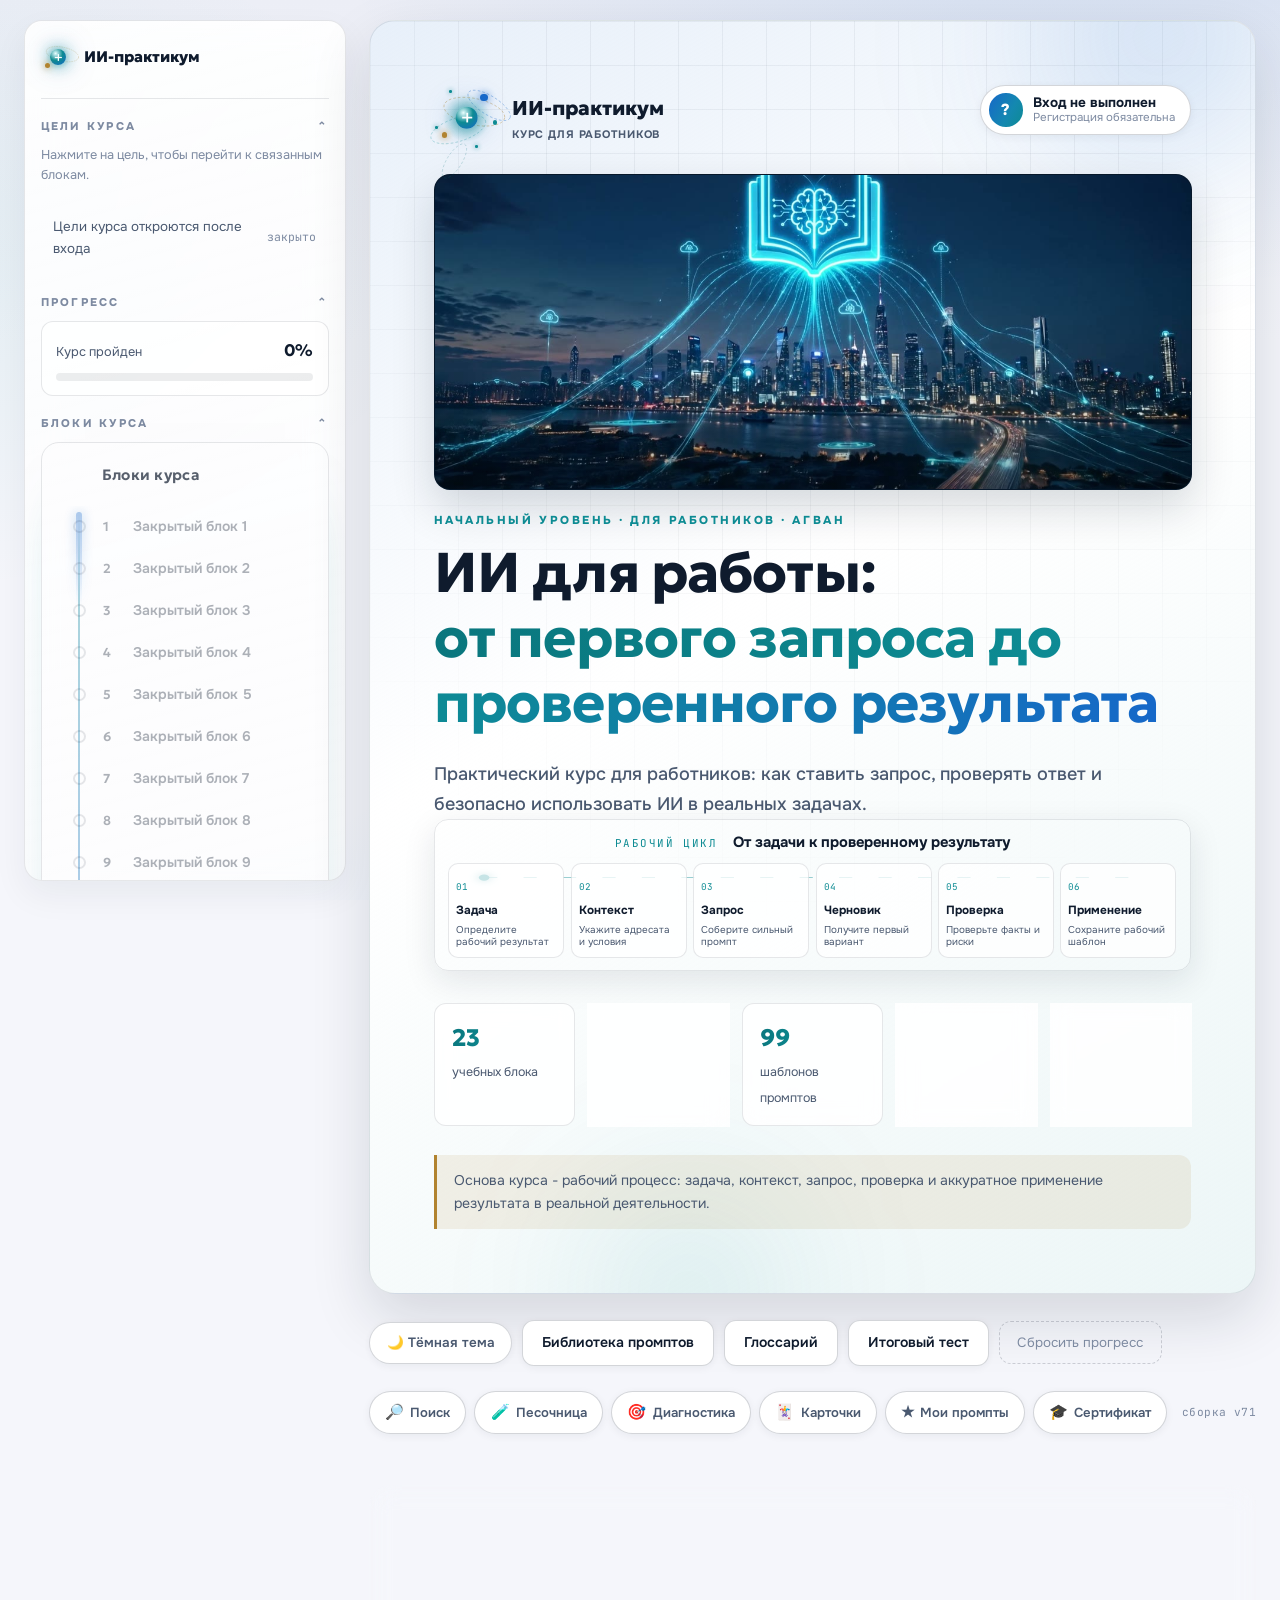
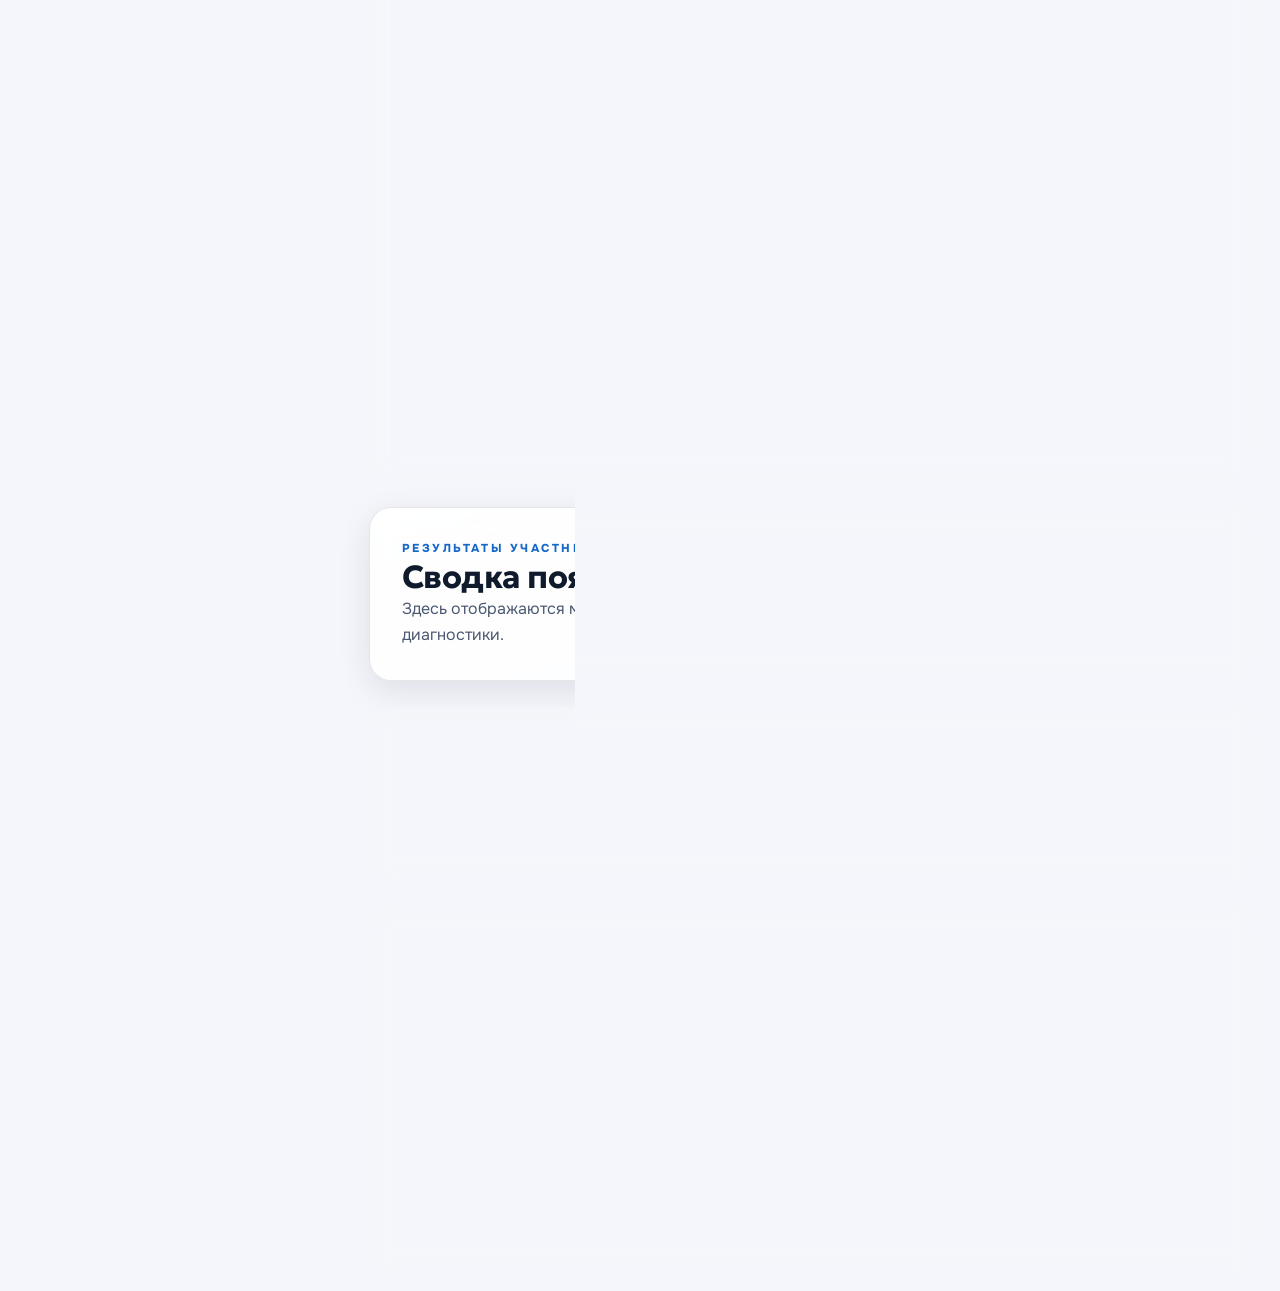
<file: index.html>
<!doctype html>
<html lang="ru">
<head>
  <meta charset="utf-8">
  <meta name="viewport" content="width=device-width, initial-scale=1">
  <meta name="theme-color" content="#eef1f6">
  <meta name="color-scheme" content="light dark">
  <title>ИИ для работников - профессиональный курс</title>

  <link rel="manifest" href="manifest.webmanifest">
  <link rel="icon" type="image/svg+xml" href="assets/icon.svg">
  <link rel="icon" type="image/png" sizes="32x32" href="assets/favicon-32.png">
  <link rel="apple-touch-icon" href="assets/apple-touch-icon.png">
  <meta name="apple-mobile-web-app-capable" content="yes">
  <meta name="mobile-web-app-capable" content="yes">
  <meta name="apple-mobile-web-app-title" content="ИИ-практикум">
  <meta name="description" content="Практический курс по работе с нейросетями для работников: промпты, проверка результата, безопасность, тренажёр промптов и сертификат.">
  <meta name="robots" content="noindex,nofollow,noarchive,nosnippet,noimageindex">
  <meta name="googlebot" content="noindex,nofollow,noarchive,nosnippet,noimageindex">
  <meta name="yandex" content="noindex,nofollow">
  <meta name="referrer" content="no-referrer">

  <link rel="preconnect" href="https://fonts.googleapis.com">
  <link rel="preconnect" href="https://fonts.gstatic.com" crossorigin>
  <link href="https://fonts.googleapis.com/css2?family=Onest:wght@400;500;600;700;800&family=Geologica:wght@500;600;700;800&family=JetBrains+Mono:wght@400;600&display=swap" rel="stylesheet">
  <link rel="stylesheet" href="styles.css?v=71">
  <link rel="stylesheet" href="features.css?v=71">
  <link rel="stylesheet" href="experience.css?v=71">
</head>
<body class="tpl-course-module">
  <div class="deck app-shell">
    <aside class="sidebar objective-rail" aria-label="Цели и навигация курса">
      <div id="brandLogoCompact" class="brand-logo-host brand-logo-host--compact"></div>
      <section class="experience-panel" data-experience-panel="objectives">
        <button class="experience-panel__toggle" type="button" aria-expanded="true">
          <span>Цели курса</span><span aria-hidden="true">⌃</span>
        </button>
        <div class="experience-panel__body">
          <p class="rail-hint">Нажмите на цель, чтобы перейти к связанным блокам.</p>
          <ul id="objectiveList" class="obj-list"></ul>
        </div>
      </section>

      <section class="experience-panel" data-experience-panel="progress">
        <button class="experience-panel__toggle" type="button" aria-expanded="true">
          <span>Прогресс</span><span aria-hidden="true">⌃</span>
        </button>
        <div class="experience-panel__body">
          <div class="progress-panel">
            <div class="progress-top">
              <span>Курс пройден</span>
              <strong id="progressText">0%</strong>
            </div>
            <div class="progress-track" aria-hidden="true">
              <div id="progressFill" class="progress-fill"></div>
            </div>
          </div>
        </div>
      </section>

      <section class="experience-panel" data-experience-panel="modules">
        <button class="experience-panel__toggle" type="button" aria-expanded="true">
          <span>Блоки курса</span><span aria-hidden="true">⌃</span>
        </button>
        <div class="experience-panel__body"><nav id="moduleNav" class="module-nav"></nav></div>
      </section>

      <section class="experience-panel" data-experience-panel="actions">
        <button class="experience-panel__toggle" type="button" aria-expanded="false">
          <span>Быстрые действия</span><span aria-hidden="true">⌄</span>
        </button>
        <div class="experience-panel__body">
          <div class="sidebar-actions">
            <button id="libraryButton" class="secondary-button" type="button">Библиотека промптов</button>
            <button id="glossaryButton" class="secondary-button" type="button">Глоссарий</button>
            <button id="finalButton" class="secondary-button" type="button">Итоговый тест</button>
            <button id="resetButton" class="ghost-button" type="button">Сбросить прогресс</button>
          </div>
        </div>
      </section>
    </aside>

    <main class="main course-main" id="main" tabindex="-1">
      <section id="courseHero" class="slide full hero-slide is-active" aria-label="Старт курса">
        <div class="hero-glow hero-glow-1" aria-hidden="true"></div>
        <div class="hero-glow hero-glow-2" aria-hidden="true"></div>
        <div class="hero-grid-lines" aria-hidden="true"></div>
        <div class="hero-topbar">
          <div id="brandLogoHero" class="brand-logo-host brand-logo-host--hero"></div>
          <div id="accountStatus" class="account-status account-status--hero" aria-live="polite"></div>
        </div>
        <div class="hero-video-cover" aria-hidden="true">
          <video
            id="heroIntroVideo"
            class="hero-video-cover__media"
            autoplay muted loop playsinline
            preload="metadata"
            poster="assets/video-posters/ai-course-hero-loop.jpg"
            tabindex="-1"
          >
            <source src="assets/videos/ai-course-hero-loop.mp4" type="video/mp4">
          </video>
          <span class="hero-video-cover__shade"></span>
        </div>
        <p class="kicker">Начальный уровень · для работников · Агван</p>
        <h1 class="h1 mt-s">ИИ для работы:<br><em>от первого запроса до проверенного результата</em></h1>
        <p class="lede mt-l">Практический курс для работников: как ставить запрос, проверять ответ и безопасно использовать ИИ в реальных задачах.</p>
        <section id="heroCycle" class="course-cycle" aria-label="Рабочий цикл использования ИИ"></section>
        <div class="hero-stats" aria-label="Параметры курса">
          <div class="hero-stat"><strong>23</strong><span>учебных блока</span></div>
          <div class="hero-stat"><strong>117</strong><span>вопросов контроля</span></div>
          <div class="hero-stat"><strong>99</strong><span>шаблонов промптов</span></div>
          <div class="hero-stat"><strong>34</strong><span>термина в глоссарии</span></div>
          <div class="hero-stat"><strong>≈5 ч</strong><span>на полный курс</span></div>
        </div>
        <aside class="notes">
          Основа курса - рабочий процесс: задача, контекст, запрос, проверка и аккуратное применение результата в реальной деятельности.
        </aside>
      </section>

      <div class="top-actions" aria-label="Быстрые действия курса">
        <button id="themeToggle" class="theme-toggle" type="button" aria-label="Переключить тему">🌙 Тёмная тема</button>
        <button id="topLibraryButton" class="secondary-button" type="button">Библиотека промптов</button>
        <button id="topGlossaryButton" class="secondary-button" type="button">Глоссарий</button>
        <button id="topFinalButton" class="secondary-button" type="button">Итоговый тест</button>
        <button id="topResetButton" class="ghost-button" type="button">Сбросить прогресс</button>
      </div>

      <div id="lessonProgressBar" aria-live="polite"></div>

      <section id="participantView" class="participant-card" aria-label="Данные участника"></section>

      <section id="resultsOverview" class="results-overview" aria-label="Результаты участника"></section>

      <section id="roadmapView" class="course-roadmap" aria-label="Карта прохождения курса"></section>

      <section id="contentView" class="content-view slide" aria-live="polite"></section>
    </main>
  </div>

  <div id="toast" class="toast" role="status" aria-live="polite"></div>
  <script src="experience-core.js?v=71"></script>
  <script src="script.js?v=71"></script>
  <script src="experience.js?v=71"></script>
  <script src="prompt-trainer-core.js?v=71"></script>
  <script src="features.js?v=71"></script>
  <script>
    /* PWA: офлайн-режим и установка как приложение (только на https / localhost) */
    if ("serviceWorker" in navigator) {
      window.addEventListener("load", function () {
        var reloadedKey = "aiCourseSwReloadedV71";
        var onControllerChange = function () {
          if (sessionStorage.getItem(reloadedKey)) return;
          sessionStorage.setItem(reloadedKey, "1");
          window.location.reload();
        };

        navigator.serviceWorker.addEventListener("controllerchange", onControllerChange);
        navigator.serviceWorker
          .register("sw.js", { updateViaCache: "none" })
          .then(function (registration) {
            return registration.update().then(function () {
              if (registration.waiting) registration.waiting.postMessage("skip-waiting");
              registration.addEventListener("updatefound", function () {
                var worker = registration.installing;
                if (!worker) return;
                worker.addEventListener("statechange", function () {
                  if (worker.state === "installed" && navigator.serviceWorker.controller) {
                    worker.postMessage("skip-waiting");
                  }
                });
              });
            });
          })
          .catch(function (e) {
            console.warn("SW registration failed:", e);
          });
      });
    }
  </script>
</body>
</html>
</file>
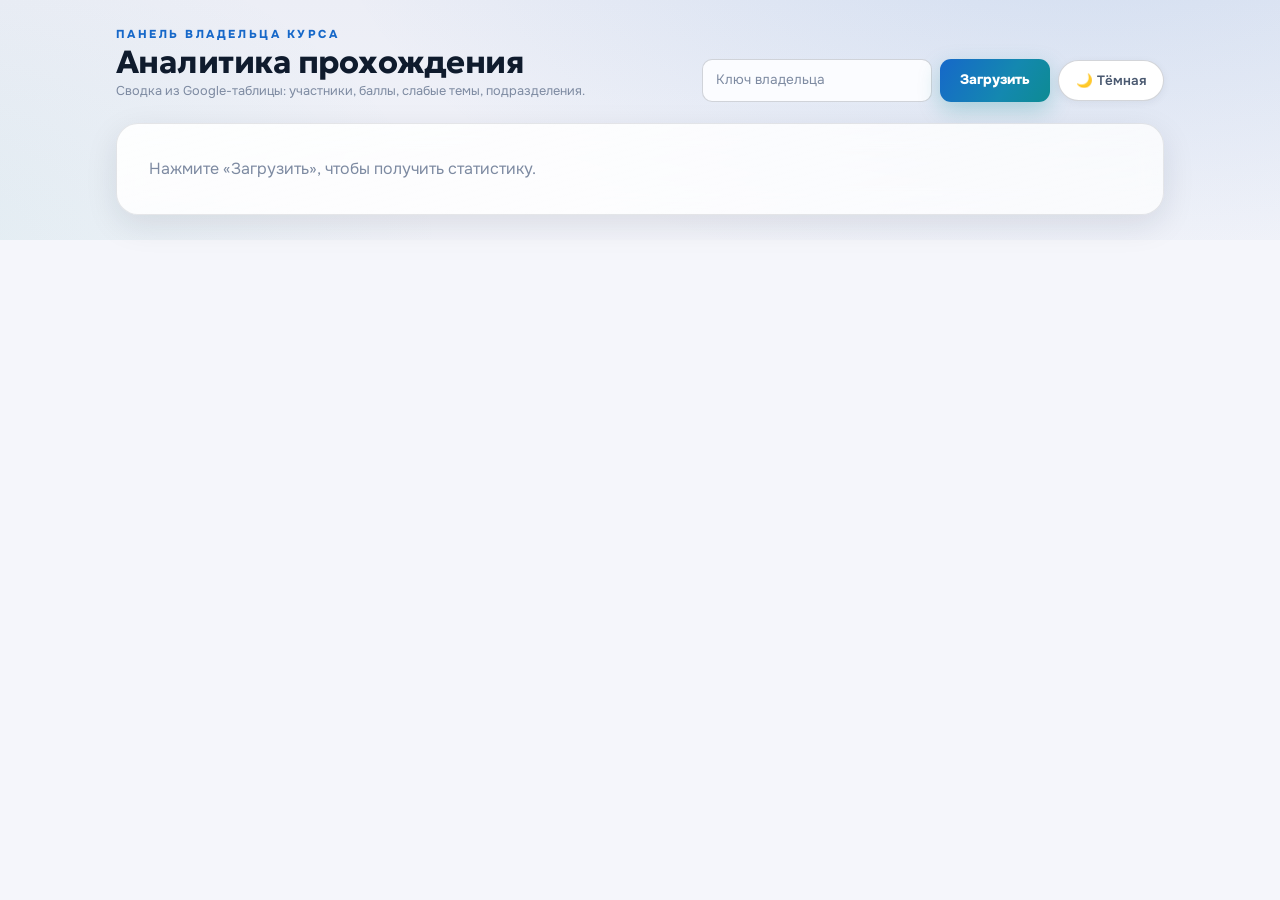
<file: admin.html>
<!doctype html>
<html lang="ru">
<head>
  <meta charset="utf-8">
  <meta name="viewport" content="width=device-width, initial-scale=1">
  <meta name="theme-color" content="#f5f6fb">
  <meta name="color-scheme" content="light dark">
  <meta name="robots" content="noindex,nofollow,noarchive,nosnippet,noimageindex">
  <meta name="googlebot" content="noindex,nofollow,noarchive,nosnippet,noimageindex">
  <meta name="yandex" content="noindex,nofollow">
  <meta name="referrer" content="no-referrer">
  <title>Панель владельца — ИИ-практикум</title>
  <link rel="icon" type="image/svg+xml" href="assets/icon.svg">
  <link rel="preconnect" href="https://fonts.googleapis.com">
  <link rel="preconnect" href="https://fonts.gstatic.com" crossorigin>
  <link href="https://fonts.googleapis.com/css2?family=Onest:wght@400;500;600;700;800&family=Geologica:wght@500;600;700;800&family=JetBrains+Mono:wght@400;600&display=swap" rel="stylesheet">
  <link rel="stylesheet" href="styles.css?v=71">
  <link rel="stylesheet" href="features.css?v=71">
  <style>
    .admin-wrap { max-width: 1100px; margin: 0 auto; padding: 1.6rem; display: grid; gap: 1.3rem; }
    .admin-head { display: flex; flex-wrap: wrap; gap: 0.8rem; align-items: end; justify-content: space-between; }
    .admin-controls { display: flex; flex-wrap: wrap; gap: 0.5rem; align-items: center; }
    .admin-cards { display: grid; grid-template-columns: repeat(auto-fit, minmax(180px, 1fr)); gap: 0.9rem; }
    .admin-grid2 { display: grid; grid-template-columns: repeat(auto-fit, minmax(320px, 1fr)); gap: 1.1rem; }
    table { width: 100%; border-collapse: collapse; font-size: 0.86rem; }
    th, td { text-align: left; padding: 0.55rem 0.7rem; border-bottom: 1px solid var(--line); }
    th { color: var(--soft); font-size: 0.72rem; text-transform: uppercase; letter-spacing: 0.08em; }
    td.num, th.num { text-align: right; font-family: var(--font-mono); }
    .admin-empty { color: var(--soft); }
  </style>
</head>
<body>
  <div class="admin-wrap">
    <div class="admin-head">
      <div>
        <p class="eyebrow">Панель владельца курса</p>
        <h1 class="h2">Аналитика прохождения</h1>
        <p class="rail-hint">Сводка из Google-таблицы: участники, баллы, слабые темы, подразделения.</p>
      </div>
      <div class="admin-controls">
        <input class="feat-input" id="ownerKey" type="password" autocomplete="current-password" placeholder="Ключ владельца" style="width:230px">
        <button class="feat-btn" id="loadBtn" type="button">Загрузить</button>
        <button class="theme-toggle" id="themeToggle" type="button">🌙 Тёмная</button>
      </div>
    </div>

    <div id="status" class="section-band"><p class="admin-empty">Нажмите «Загрузить», чтобы получить статистику.</p></div>
    <div id="report" class="is-hidden" style="display:grid;gap:1.3rem"></div>
  </div>

  <script>
    const ENDPOINT = "https://script.google.com/macros/s/AKfycbzf89xEzwWUKKXtUMR9tBc4Lb34T2q9Ml5tJ371UOIYGpH1KLFtFML_hdIwpginJ3OV/exec";
    const CAT_LABELS = { prompt: "Промпты", security: "Безопасность", tools: "Инструменты", verification: "Проверка", docs: "Документы", basics: "Основы" };

    function applyTheme(t){ document.documentElement.dataset.theme = t; try { localStorage.setItem("aiCourseTheme", t); } catch(e){}
      document.getElementById("themeToggle").textContent = t === "dark" ? "☀️ Светлая" : "🌙 Тёмная"; }
    applyTheme((function(){ try { return localStorage.getItem("aiCourseTheme") || "light"; } catch(e){ return "light"; } })());
    document.getElementById("themeToggle").addEventListener("click", function(){
      applyTheme(document.documentElement.dataset.theme === "dark" ? "light" : "dark");
    });

    function esc(s){ return String(s==null?"":s).replace(/[&<>"']/g, c=>({"&":"&amp;","<":"&lt;",">":"&gt;",'"':"&quot;","'":"&#39;"}[c])); }

    function loadStats(){
      const status = document.getElementById("status");
      const report = document.getElementById("report");
      report.classList.add("is-hidden");
      status.innerHTML = '<p>Загружаю статистику…</p>';
      const key = encodeURIComponent(document.getElementById("ownerKey").value || "");
      const cb = "__stats" + Date.now();
      const timer = setTimeout(function(){ status.innerHTML = '<p style="color:var(--bad)">Не удалось получить ответ. Проверьте ссылку Apps Script и наличие действия stats.</p>'; cleanup(); }, 15000);
      function cleanup(){ delete window[cb]; if (s.parentNode) s.parentNode.removeChild(s); }
      window[cb] = function(data){ clearTimeout(timer); cleanup(); render(data); };
      const s = document.createElement("script");
      s.src = ENDPOINT + "?action=stats&ownerKey=" + key + "&callback=" + cb;
      s.onerror = function(){ clearTimeout(timer); status.innerHTML = '<p style="color:var(--bad)">Сеть недоступна или ссылка неверна.</p>'; cleanup(); };
      document.body.appendChild(s);
    }

    function bar(label, percent, sub){
      return '<div class="bar-row"><span>'+esc(label)+'</span>'+
        '<div class="bar-track"><i style="width:'+percent+'%"></i></div>'+
        '<strong>'+percent+'%'+(sub?' <small style="color:var(--soft)">'+esc(sub)+'</small>':'')+'</strong></div>';
    }

    function render(data){
      const status = document.getElementById("status");
      const report = document.getElementById("report");
      if (!data || !data.ok){ status.innerHTML = '<p style="color:var(--bad)">'+esc((data&&data.error)||"Ошибка")+'</p>'; return; }
      status.innerHTML = '<p class="admin-empty">Обновлено: '+esc(new Date(data.generatedAt).toLocaleString("ru-RU"))+'</p>';

      const cards =
        '<div class="admin-cards">'+
          card(data.users.total, "участников") +
          card(data.users.active, "активных") +
          card(data.users.blocked, "отключённых") +
          card(data.results.count, "сдали (человек)") +
          card(data.results.attempts || data.results.count, "попыток всего") +
          card(data.results.avgPercent + "%", "средний балл") +
        '</div>';

      const cats = (data.categories||[]).length
        ? '<section class="section-band"><h3>Слабые темы (по группе, слабые сверху)</h3><div class="bar-visual" style="margin-top:1rem">'+
            data.categories.map(c=>bar(CAT_LABELS[c.category]||c.category, c.percent, c.correct+"/"+c.total)).join("")+'</div></section>'
        : '';

      const levelKeys = Object.keys(data.levels||{});
      const levels = levelKeys.length
        ? '<section class="section-band"><h3>Распределение по уровням</h3><div style="margin-top:1rem;display:grid;gap:.5rem">'+
            levelKeys.sort((a,b)=>data.levels[b]-data.levels[a]).map(l=>'<div class="legend-row"><span class="legend-dot dot-1"></span><span>'+esc(l)+'</span><strong>'+data.levels[l]+'</strong></div>').join("")+'</div></section>'
        : '';

      const depts = (data.departments||[]).length
        ? '<section class="section-band"><h3>Подразделения</h3><table><thead><tr><th>Подразделение</th><th class="num">Сдали</th><th class="num">Средний</th></tr></thead><tbody>'+
            data.departments.map(d=>'<tr><td>'+esc(d.department)+'</td><td class="num">'+d.count+'</td><td class="num">'+d.avgPercent+'%</td></tr>').join("")+'</tbody></table></section>'
        : '';

      const mc = data.moduleCompletions||{};
      const mcKeys = Object.keys(mc);
      const modules = mcKeys.length
        ? '<section class="section-band"><h3>Прохождение блоков (число сдавших итог с этим блоком)</h3><table><thead><tr><th>Блок</th><th class="num">Завершили</th></tr></thead><tbody>'+
            mcKeys.sort((a,b)=>mc[b]-mc[a]).map(k=>'<tr><td>'+esc(k)+'</td><td class="num">'+mc[k]+'</td></tr>').join("")+'</tbody></table></section>'
        : '';

      const recent = (data.recent||[]).length
        ? '<section class="section-band"><h3>Последние результаты</h3><table><thead><tr><th>Дата</th><th>ФИО</th><th>Подразделение</th><th class="num">Балл</th></tr></thead><tbody>'+
            data.recent.map(r=>'<tr><td>'+esc(r.date?new Date(r.date).toLocaleDateString("ru-RU"):"—")+'</td><td>'+esc(r.name)+'</td><td>'+esc(r.department)+'</td><td class="num">'+r.percent+'%</td></tr>').join("")+'</tbody></table></section>'
        : '';

      report.innerHTML = cards + '<div class="admin-grid2">'+cats+levels+'</div>' + depts + '<div class="admin-grid2">'+modules+recent+'</div>';
      report.classList.remove("is-hidden");
    }

    function card(value, label){
      return '<div class="keyfact-card"><span class="keyfact-value">'+esc(value)+'</span><strong>'+esc(label)+'</strong></div>';
    }

    document.getElementById("loadBtn").addEventListener("click", loadStats);
    document.getElementById("ownerKey").addEventListener("keydown", function(e){ if (e.key==="Enter") loadStats(); });
  </script>
</body>
</html>
</file>
<file: styles.css>
/* ==========================================================================
   ИИ-ПРАКТИКУМ — премиальная дизайн-система v23
   Светлая тема по умолчанию + тёмная по переключателю [data-theme="dark"]
   Шрифты: Geologica (заголовки) + Onest (текст) + JetBrains Mono (код)
   ========================================================================== */

:root {
  color-scheme: light;

  /* Фоновые слои */
  --bg-0: #eceef6;
  --bg-1: #f5f6fb;
  --bg-2: #ffffff;

  /* Поверхности */
  --glass: rgba(255, 255, 255, 0.66);
  --glass-2: rgba(255, 255, 255, 0.85);
  --glass-3: #ffffff;
  --surface-grad: linear-gradient(165deg, rgba(255, 255, 255, 0.92), rgba(255, 255, 255, 0.72));
  --field-bg: #fbfcff;
  --cell-bg: #ffffff;
  --cell-head-bg: rgba(13, 139, 147, 0.09);
  --panel-solid: rgba(255, 255, 255, 0.95);
  --code-bg: #f3f5fc;
  --line: rgba(16, 27, 45, 0.1);
  --line-strong: rgba(16, 27, 45, 0.18);
  --grid-stroke: rgba(16, 27, 45, 0.14);
  --grid-stroke-soft: rgba(16, 27, 45, 0.07);
  --track: rgba(16, 27, 45, 0.08);

  /* Текст */
  --ink: #0f1b2d;
  --muted: #4a5970;
  --soft: #7d8aa1;
  --on-accent: #ffffff;

  /* Акценты */
  --accent: #0d8b93;
  --accent-2: #1668c9;
  --accent-deep: #0a767d;
  --cyan: #0d8b93;
  --gold: #b1832f;
  --rose: #d8569c;
  --good: #178f63;
  --bad: #d44f4f;

  --grad-accent: linear-gradient(120deg, #1668c9 0%, #1488b0 60%, #0d8b93 100%);
  --grad-warm: linear-gradient(120deg, #b1832f, #d8569c);
  --grad-text: linear-gradient(100deg, #0a767d 0%, #0d8b93 45%, #1668c9 100%);

  /* Визуализации */
  --viz-1: #0d8b93;
  --viz-2: #1668c9;
  --viz-3: #0d8b93;
  --viz-4: #b1832f;
  --viz-5: #d8569c;
  --viz-6: #8b5cf6;
  --viz-7: #e8702a;

  /* Тени и свечения */
  --shadow: 0 24px 60px rgba(16, 27, 45, 0.14);
  --shadow-soft: 0 10px 32px rgba(16, 27, 45, 0.1);
  --glow-accent: 0 0 0 1px rgba(13, 139, 147, 0.3), 0 12px 38px rgba(13, 139, 147, 0.18);
  --accent-glow-strong: rgba(13, 139, 147, 0.28);
  --accent-tint: rgba(13, 139, 147, 0.08);
  --accent-tint-2: rgba(13, 139, 147, 0.13);
  --cyan-tint: rgba(22, 104, 201, 0.07);
  --good-tint: rgba(23, 143, 99, 0.08);
  --bad-tint: rgba(212, 79, 79, 0.07);
  --gold-tint: rgba(177, 131, 47, 0.1);

  --body-bg:
    radial-gradient(ellipse 80rem 42rem at 85% -12%, rgba(22, 104, 201, 0.13), transparent 60%),
    radial-gradient(ellipse 60rem 36rem at -10% 28%, rgba(13, 139, 147, 0.08), transparent 60%),
    radial-gradient(ellipse 52rem 30rem at 60% 112%, rgba(42, 160, 232, 0.09), transparent 65%),
    linear-gradient(180deg, var(--bg-0) 0%, var(--bg-1) 38%, var(--bg-1) 100%);

  --hero-bg:
    linear-gradient(150deg, rgba(22, 104, 201, 0.1) 0%, rgba(255, 255, 255, 0.85) 45%, rgba(13, 139, 147, 0.08) 100%),
    #ffffff;
  --hero-glow-1: radial-gradient(circle, rgba(22, 104, 201, 0.22), transparent 65%);
  --hero-glow-2: radial-gradient(circle, rgba(13, 139, 147, 0.16), transparent 65%);
  --hero-lines: rgba(16, 27, 45, 0.05);

  --selection: rgba(13, 139, 147, 0.22);
  --selection-ink: #0f1b2d;

  --radius: 18px;
  --radius-s: 12px;

  --font-sans: "Onest", "Segoe UI", Arial, sans-serif;
  --font-display: "Geologica", "Onest", sans-serif;
  --font-mono: "JetBrains Mono", Menlo, monospace;
}

[hidden] { display: none !important; }

/* ---------- Тёмная тема ---------- */

[data-theme="dark"] {
  color-scheme: dark;

  --bg-0: #07090f;
  --bg-1: #0a0e1a;
  --bg-2: #0e1424;

  --glass: rgba(255, 255, 255, 0.04);
  --glass-2: rgba(255, 255, 255, 0.06);
  --glass-3: rgba(255, 255, 255, 0.09);
  --surface-grad: linear-gradient(165deg, rgba(255, 255, 255, 0.045), rgba(255, 255, 255, 0.012));
  --field-bg: rgba(7, 9, 15, 0.5);
  --cell-bg: rgba(10, 14, 26, 0.92);
  --cell-head-bg: rgba(31, 182, 191, 0.14);
  --panel-solid: rgba(14, 20, 36, 0.92);
  --code-bg: rgba(7, 9, 15, 0.6);
  --line: rgba(255, 255, 255, 0.08);
  --line-strong: rgba(255, 255, 255, 0.16);
  --grid-stroke: rgba(255, 255, 255, 0.12);
  --grid-stroke-soft: rgba(255, 255, 255, 0.07);
  --track: rgba(255, 255, 255, 0.07);

  --ink: #e8eef8;
  --muted: #9fb0c8;
  --soft: #6c7c95;
  --on-accent: #07090f;

  --accent: #1fb6bf;
  --accent-2: #4f96f0;
  --accent-deep: #36c5cd;
  --cyan: #36c5cd;
  --gold: #d9b261;
  --rose: #f472b6;
  --good: #34d399;
  --bad: #f87171;

  --grad-accent: linear-gradient(120deg, #1fb6bf 0%, #4f96f0 60%, #36c5cd 100%);
  --grad-warm: linear-gradient(120deg, #d9b261, #f472b6);
  --grad-text: linear-gradient(100deg, #9fc4f0 0%, #1fb6bf 45%, #4f96f0 100%);

  --viz-1: #1fb6bf;
  --viz-2: #4f96f0;
  --viz-3: #36c5cd;
  --viz-4: #d9b261;
  --viz-5: #f472b6;
  --viz-6: #a78bfa;
  --viz-7: #fb923c;

  --shadow: 0 24px 70px rgba(0, 0, 0, 0.5);
  --shadow-soft: 0 10px 36px rgba(0, 0, 0, 0.35);
  --glow-accent: 0 0 0 1px rgba(31, 182, 191, 0.35), 0 12px 44px rgba(31, 182, 191, 0.22);
  --accent-glow-strong: rgba(31, 182, 191, 0.5);
  --accent-tint: rgba(31, 182, 191, 0.1);
  --accent-tint-2: rgba(31, 182, 191, 0.14);
  --cyan-tint: rgba(79, 150, 240, 0.07);
  --good-tint: rgba(52, 211, 153, 0.08);
  --bad-tint: rgba(248, 113, 113, 0.08);
  --gold-tint: rgba(217, 178, 97, 0.09);

  --body-bg:
    radial-gradient(ellipse 80rem 40rem at 85% -10%, rgba(31, 182, 191, 0.13), transparent 60%),
    radial-gradient(ellipse 60rem 36rem at -10% 30%, rgba(31, 182, 191, 0.07), transparent 60%),
    radial-gradient(ellipse 50rem 30rem at 60% 110%, rgba(79, 150, 240, 0.08), transparent 65%),
    linear-gradient(180deg, var(--bg-0) 0%, var(--bg-1) 35%, var(--bg-1) 100%);

  --hero-bg:
    linear-gradient(150deg, rgba(31, 182, 191, 0.12) 0%, rgba(14, 20, 36, 0.6) 45%, rgba(31, 182, 191, 0.06) 100%),
    #0e1424;
  --hero-glow-1: radial-gradient(circle, rgba(31, 182, 191, 0.35), transparent 65%);
  --hero-glow-2: radial-gradient(circle, rgba(31, 182, 191, 0.22), transparent 65%);
  --hero-lines: rgba(255, 255, 255, 0.025);

  --selection: rgba(31, 182, 191, 0.35);
  --selection-ink: #ffffff;
}

/* ---------- База ---------- */

* { box-sizing: border-box; }

html, body {
  margin: 0;
  min-width: 320px;
  min-height: 100%;
  color: var(--ink);
  background: var(--bg-1);
  font-family: var(--font-sans);
  line-height: 1.62;
  -webkit-font-smoothing: antialiased;
  text-rendering: optimizeLegibility;
}

body {
  background: var(--body-bg);
  background-attachment: fixed;
  transition: background 300ms ease, color 300ms ease;
}

html { scroll-behavior: smooth; }

::selection { background: var(--selection); color: var(--selection-ink); }

::-webkit-scrollbar { width: 10px; height: 10px; }
::-webkit-scrollbar-track { background: transparent; }
::-webkit-scrollbar-thumb {
  background: linear-gradient(180deg, rgba(13, 139, 147, 0.35), rgba(22, 104, 201, 0.3));
  border-radius: 8px;
}

button, textarea, input { font: inherit; color: inherit; }

button {
  cursor: pointer;
  transition: border-color 200ms ease, background 200ms ease, color 200ms ease,
    transform 200ms ease, box-shadow 250ms ease;
}

button:focus-visible, input:focus-visible, textarea:focus-visible, a:focus-visible {
  outline: 2px solid var(--accent);
  outline-offset: 2px;
  border-radius: 6px;
}

a { color: var(--accent-2); text-decoration: none; }
a:hover { text-decoration: underline; }

/* ---------- Типографика ---------- */

.h1, .h2, h1, h2 {
  font-family: var(--font-display);
  font-weight: 700;
  letter-spacing: -0.015em;
  line-height: 1.16;
  margin: 0;
}

h3, h4, h5 {
  margin: 0;
  font-family: var(--font-display);
  font-weight: 600;
  letter-spacing: -0.01em;
}

.h1 { font-size: clamp(2.1rem, 4.6vw, 3.5rem); }
.h2, h2 { font-size: clamp(1.4rem, 2.5vw, 2rem); }
h3 { font-size: 1.2rem; }
h4 { font-size: 1.02rem; }

.h1 em, .hero-slide em {
  font-style: normal;
  background: var(--grad-text);
  -webkit-background-clip: text;
  background-clip: text;
  color: transparent;
}

.kicker, .eyebrow {
  margin: 0;
  font-size: 0.72rem;
  font-weight: 800;
  letter-spacing: 0.22em;
  text-transform: uppercase;
  color: var(--accent);
}

.eyebrow { color: var(--accent-2); }

.lede {
  margin: 0;
  max-width: 56ch;
  font-size: 1.13rem;
  font-weight: 500;
  color: var(--muted);
}

.mt-s { margin-top: 0.6rem; }
.mt-l { margin-top: 1.6rem; }

p { margin: 0 0 0.85rem; }
p:last-child { margin-bottom: 0; }

ul, ol { margin: 0.4rem 0 0.8rem; padding-left: 1.25rem; }
li { margin-bottom: 0.4rem; }
li::marker { color: var(--accent); }

.is-hidden { display: none !important; }

/* ---------- Каркас ---------- */

.deck {
  display: grid;
  grid-template-columns: 322px minmax(0, 1fr);
  gap: clamp(1.4rem, 1.8vw, 2.4rem);
  width: 100%;
  max-width: none;
  min-height: 100dvh;
  margin: 0;
  padding: clamp(1rem, 1.55vw, 2rem) clamp(1rem, 1.85vw, 2.5rem);
}

.main {
  display: flex;
  flex-direction: column;
  gap: 1.6rem;
  min-width: 0;
}

/* ---------- Сайдбар ---------- */

.sidebar {
  position: sticky;
  top: 1.2rem;
  align-self: start;
  max-height: calc(100vh - 2.4rem);
  overflow-y: auto;
  padding: 1.2rem 1rem;
  border-radius: 18px;
  background: var(--surface-grad);
  border: 1px solid var(--line);
  backdrop-filter: blur(18px);
  box-shadow: 0 14px 34px rgba(16, 27, 45, 0.06);
  scrollbar-width: thin;
}

.brand {
  font-family: var(--font-display);
  font-size: 1.15rem;
  font-weight: 800;
  padding-bottom: 1rem;
  margin-bottom: 1rem;
  border-bottom: 1px solid var(--line);
  background: var(--grad-text);
  -webkit-background-clip: text;
  background-clip: text;
  color: transparent;
}

.sidebar h5 {
  margin: 1.4rem 0 0.6rem;
  font-size: 0.7rem;
  letter-spacing: 0.2em;
  text-transform: uppercase;
  color: var(--soft);
}

.rail-hint { font-size: 0.8rem; color: var(--soft); margin-bottom: 0.6rem; }

.obj-list { list-style: none; margin: 0; padding: 0; display: grid; gap: 0.4rem; }

.objective-button {
  display: flex;
  justify-content: space-between;
  align-items: center;
  gap: 0.6rem;
  width: 100%;
  padding: 0.55rem 0.7rem;
  border: 1px solid transparent;
  border-radius: var(--radius-s);
  background: transparent;
  color: var(--muted);
  font-size: 0.84rem;
  text-align: left;
}

.objective-button small {
  font-family: var(--font-mono);
  font-size: 0.72rem;
  color: var(--soft);
  flex-shrink: 0;
}

.objective-button:hover { background: var(--accent-tint); color: var(--ink); }

.obj-list .current .objective-button {
  border-color: var(--accent);
  background: var(--accent-tint);
  color: var(--ink);
}

.obj-list .done .objective-button { color: var(--good); }
.obj-list .done .objective-button small { color: var(--good); }

/* Прогресс */

.progress-panel {
  padding: 0.9rem;
  border-radius: var(--radius-s);
  background: var(--glass);
  border: 1px solid var(--line);
}

.progress-top {
  display: flex;
  justify-content: space-between;
  align-items: baseline;
  font-size: 0.8rem;
  color: var(--muted);
  margin-bottom: 0.55rem;
}

.progress-top strong {
  font-family: var(--font-display);
  font-size: 1.05rem;
  color: var(--ink);
}

.progress-track {
  height: 8px;
  border-radius: 99px;
  background: var(--track);
  overflow: hidden;
}

.progress-fill {
  height: 100%;
  width: 0;
  border-radius: 99px;
  background: var(--grad-accent);
  box-shadow: 0 0 12px var(--accent-glow-strong);
  transition: width 600ms cubic-bezier(0.22, 1, 0.36, 1);
}

/* Навигация по блокам */

.module-nav { display: grid; gap: 0.3rem; }

.module-button {
  display: grid;
  grid-template-columns: 1.7rem 1fr auto;
  align-items: center;
  gap: 0.55rem;
  width: 100%;
  padding: 0.5rem 0.6rem;
  border: 1px solid transparent;
  border-radius: var(--radius-s);
  background: transparent;
  color: var(--muted);
  text-align: left;
  font-size: 0.83rem;
}

.module-button:hover { background: var(--accent-tint); color: var(--ink); }

.module-button.is-active {
  border-color: var(--accent);
  background: var(--accent-tint-2);
  color: var(--ink);
}

.module-button.is-locked { opacity: 0.45; }

.module-index {
  display: inline-flex;
  align-items: center;
  justify-content: center;
  width: 1.7rem;
  height: 1.7rem;
  border-radius: 8px;
  background: var(--glass-2);
  border: 1px solid var(--line);
  font-family: var(--font-mono);
  font-size: 0.7rem;
  color: var(--soft);
}

.module-button.is-active .module-index {
  background: var(--grad-accent);
  border-color: transparent;
  color: var(--on-accent);
  font-weight: 700;
}

.module-title { overflow: hidden; text-overflow: ellipsis; white-space: nowrap; }

.module-state { font-size: 0.7rem; color: var(--soft); }
.module-state.is-done { color: var(--good); font-weight: 700; }

.sidebar-actions {
  display: grid;
  gap: 0.5rem;
  margin-top: 1.4rem;
  padding-top: 1.2rem;
  border-top: 1px solid var(--line);
}

/* ---------- Кнопки ---------- */

.primary-button {
  padding: 0.72rem 1.5rem;
  border: none;
  border-radius: 12px;
  background: var(--grad-accent);
  color: var(--on-accent);
  font-weight: 800;
  font-size: 0.92rem;
  letter-spacing: 0.01em;
  box-shadow: 0 8px 26px var(--accent-glow-strong);
}

.primary-button:hover {
  transform: translateY(-2px);
  box-shadow: 0 14px 36px var(--accent-glow-strong);
}

.primary-button:active { transform: translateY(0); }

.secondary-button {
  padding: 0.65rem 1.2rem;
  border: 1px solid var(--line-strong);
  border-radius: 12px;
  background: var(--glass-3);
  color: var(--ink);
  font-weight: 600;
  font-size: 0.88rem;
  box-shadow: 0 2px 8px rgba(16, 27, 45, 0.06);
}

.secondary-button:hover {
  border-color: var(--accent);
  background: var(--accent-tint);
}

.ghost-button {
  padding: 0.6rem 1.1rem;
  border: 1px dashed var(--line-strong);
  border-radius: 12px;
  background: transparent;
  color: var(--soft);
  font-size: 0.84rem;
}

.ghost-button:hover { color: var(--bad); border-color: var(--bad); }

/* Переключатель темы */

.theme-toggle {
  display: inline-flex;
  align-items: center;
  gap: 0.45rem;
  padding: 0.55rem 1.05rem;
  border: 1px solid var(--line-strong);
  border-radius: 99px;
  background: var(--glass-3);
  color: var(--muted);
  font-weight: 600;
  font-size: 0.84rem;
  box-shadow: 0 2px 8px rgba(16, 27, 45, 0.06);
}

.theme-toggle:hover { border-color: var(--accent); color: var(--ink); }

/* ---------- Hero ---------- */

.hero-slide {
  position: relative;
  overflow: hidden;
  padding: clamp(2.2rem, 5vw, 4rem);
  border-radius: 26px;
  border: 1px solid var(--line);
  background: var(--hero-bg);
  box-shadow: var(--shadow);
}

.hero-glow {
  position: absolute;
  border-radius: 50%;
  filter: blur(70px);
  pointer-events: none;
  animation: float 14s ease-in-out infinite;
}

.hero-glow-1 {
  width: 26rem; height: 26rem;
  top: -12rem; right: -7rem;
  background: var(--hero-glow-1);
}

.hero-glow-2 {
  width: 20rem; height: 20rem;
  bottom: -10rem; left: 18%;
  background: var(--hero-glow-2);
  animation-delay: -7s;
}

@keyframes float {
  0%, 100% { transform: translate(0, 0); }
  50% { transform: translate(-2rem, 1.4rem); }
}

.hero-grid-lines {
  position: absolute;
  inset: 0;
  background-image:
    linear-gradient(var(--hero-lines) 1px, transparent 1px),
    linear-gradient(90deg, var(--hero-lines) 1px, transparent 1px);
  background-size: 44px 44px;
  mask-image: radial-gradient(ellipse 90% 80% at 50% 0%, black 40%, transparent 90%);
  pointer-events: none;
}

.hero-slide > *:not(.hero-glow):not(.hero-grid-lines) { position: relative; z-index: 1; }

.hero-stats {
  display: grid;
  grid-template-columns: repeat(auto-fit, minmax(140px, 1fr));
  gap: 0.8rem;
  margin-top: 2rem;
}

.hero-stat {
  padding: 0.95rem 1.05rem;
  border-radius: var(--radius-s);
  background: var(--glass-2);
  border: 1px solid var(--line);
  backdrop-filter: blur(10px);
  transition: transform 250ms ease, border-color 250ms ease, box-shadow 250ms ease;
}

.hero-stat:hover {
  transform: translateY(-3px);
  border-color: var(--accent);
  box-shadow: 0 10px 28px rgba(16, 27, 45, 0.12);
}

.hero-stat strong {
  display: block;
  font-family: var(--font-display);
  font-size: 1.5rem;
  font-weight: 800;
  background: var(--grad-text);
  -webkit-background-clip: text;
  background-clip: text;
  color: transparent;
}

.hero-stat span { font-size: 0.78rem; color: var(--muted); }

.notes {
  margin-top: 1.8rem;
  padding: 0.9rem 1.1rem;
  border-left: 3px solid var(--gold);
  border-radius: 0 var(--radius-s) var(--radius-s) 0;
  background: var(--gold-tint);
  color: var(--muted);
  font-size: 0.88rem;
}

.results-overview {
  display: grid;
  gap: 1rem;
}

.results-shell {
  display: grid;
  gap: 1rem;
}

.results-shell.is-collapsed { gap: 0.7rem; }

.results-header-actions {
  display: flex;
  align-items: center;
  justify-content: flex-end;
  flex-wrap: wrap;
  gap: 0.55rem;
}

.results-toggle {
  padding: 0.46rem 0.7rem;
  border: 1px solid var(--line-strong);
  border-radius: 9px;
  background: var(--glass-2);
  color: var(--ink);
  font: inherit;
  font-size: 0.76rem;
  font-weight: 800;
}

.results-toggle:hover {
  border-color: var(--accent);
  background: var(--accent-tint);
}

.results-details {
  display: grid;
  gap: 1rem;
}

/* Авторский display:grid имеет приоритет над браузерным [hidden], поэтому
   задаем скрытие явно: в свернутом виде остается только шапка результатов. */
.results-details[hidden] { display: none; }

.results-empty p:last-child {
  max-width: 60ch;
  color: var(--muted);
}

.results-cards {
  display: grid;
  grid-template-columns: repeat(4, minmax(0, 1fr));
  gap: 0.9rem;
}

.results-card {
  display: grid;
  gap: 0.35rem;
  min-height: 8rem;
  padding: 1rem 1.05rem;
  border-radius: var(--radius-m);
  border: 1px solid var(--line);
  background: var(--glass-2);
}

.results-card strong {
  font-family: var(--font-display);
  font-size: 1.9rem;
  line-height: 1;
}

.results-card span {
  font-weight: 700;
  color: var(--ink);
}

.results-card small,
.results-warning {
  color: var(--muted);
}

.results-table-wrap {
  overflow-x: auto;
  border: 1px solid var(--line);
  border-radius: var(--radius-m);
  background: var(--glass-1);
}

.results-table {
  width: 100%;
  min-width: 760px;
  border-collapse: collapse;
}

.results-table th,
.results-table td {
  padding: 0.85rem 1rem;
  border-bottom: 1px solid var(--line);
  text-align: left;
  vertical-align: top;
}

.results-table th {
  font-size: 0.72rem;
  letter-spacing: 0.12em;
  text-transform: uppercase;
  color: var(--soft);
  background: var(--glass-2);
}

.results-table tbody tr:last-child td {
  border-bottom: none;
}

.results-final-row td {
  background: var(--accent-tint);
}

.table-note {
  color: var(--soft);
  font-size: 0.82rem;
}

.table-empty {
  color: var(--soft);
}

.table-ok {
  color: var(--good);
  font-weight: 700;
}

/* ---------- Верхние действия / аккаунт ---------- */

.top-actions {
  display: flex;
  flex-wrap: wrap;
  align-items: center;
  gap: 0.6rem;
}

.account-status {
  position: relative;
  margin-left: auto;
}

.account-status--hero {
  position: absolute;
  top: 1.1rem;
  right: 1.1rem;
  z-index: 6;
  margin: 0;
}

#courseHero.hero-slide > .account-status--hero {
  position: absolute !important;
  width: max-content;
}

.account-menu { position: relative; }

.account-popover {
  position: absolute;
  top: calc(100% + 0.55rem);
  right: 0;
  z-index: 30;
  display: grid;
  gap: 0.42rem;
  min-width: 17rem;
  padding: 0.85rem;
  border: 1px solid var(--line-strong);
  border-radius: 12px;
  background: var(--surface);
  box-shadow: 0 16px 36px rgba(16, 27, 45, 0.16);
}

.account-popover strong { font-size: 0.84rem; }
.account-popover span { color: var(--muted); font-size: 0.76rem; }
.account-popover .ghost-button { justify-self: start; margin-top: 0.2rem; }

.account-chip {
  display: inline-flex;
  align-items: center;
  gap: 0.65rem;
  padding: 0.45rem 0.95rem 0.45rem 0.5rem;
  border: 1px solid var(--line-strong);
  border-radius: 99px;
  background: var(--glass-3);
  text-align: left;
  box-shadow: 0 2px 8px rgba(16, 27, 45, 0.06);
}

.account-chip:hover { border-color: var(--accent); }

.account-chip.is-authenticated { border-color: var(--good); }

.account-avatar {
  display: inline-flex;
  align-items: center;
  justify-content: center;
  width: 2.1rem;
  height: 2.1rem;
  border-radius: 50%;
  background: var(--grad-accent);
  color: var(--on-accent);
  font-weight: 800;
}

.account-copy { display: grid; line-height: 1.25; }
.account-copy strong { font-size: 0.85rem; }
.account-copy small { font-size: 0.72rem; color: var(--soft); }

/* ---------- Карточка участника / авторизация ---------- */

.participant-card {
  display: grid;
  grid-template-columns: minmax(0, 1fr) minmax(0, 1.1fr);
  gap: 1.8rem;
  padding: clamp(1.4rem, 3vw, 2.2rem);
  border-radius: 22px;
  border: 1px solid var(--line);
  background: var(--surface-grad);
  backdrop-filter: blur(14px);
  box-shadow: var(--shadow-soft);
}

.participant-copy p { color: var(--muted); }

.participant-fields { display: grid; gap: 0.85rem; align-content: start; }

.participant-fields label { display: grid; gap: 0.35rem; }

.participant-fields label span {
  font-size: 0.78rem;
  font-weight: 700;
  letter-spacing: 0.06em;
  text-transform: uppercase;
  color: var(--soft);
}

.participant-fields input,
.participant-fields select.auth-select {
  padding: 0.7rem 0.9rem;
  border: 1px solid var(--line-strong);
  border-radius: var(--radius-s);
  background: var(--field-bg);
  color: var(--ink);
  font: inherit;
  width: 100%;
  appearance: none;
  -webkit-appearance: none;
  transition: border-color 200ms ease, box-shadow 200ms ease;
}

.participant-fields select.auth-select {
  background-image: url("data:image/svg+xml;utf8,<svg xmlns='http://www.w3.org/2000/svg' viewBox='0 0 12 8'><path d='M1 1l5 5 5-5' fill='none' stroke='%23889' stroke-width='1.6' stroke-linecap='round'/></svg>");
  background-repeat: no-repeat;
  background-position: right 0.85rem center;
  background-size: 0.7rem;
  padding-right: 2.2rem;
  cursor: pointer;
}

.participant-fields input:focus,
.participant-fields select.auth-select:focus {
  outline: none;
  border-color: var(--accent);
  box-shadow: 0 0 0 3px var(--accent-tint-2);
}

.auth-tabs {
  display: grid;
  grid-template-columns: 1fr 1fr;
  gap: 0.3rem;
  padding: 0.3rem;
  border-radius: var(--radius-s);
  background: var(--track);
  border: 1px solid var(--line);
}

.auth-tab {
  padding: 0.55rem;
  border: none;
  border-radius: 9px;
  background: transparent;
  color: var(--soft);
  font-weight: 700;
  font-size: 0.86rem;
}

.auth-tab.is-active {
  background: var(--grad-accent);
  color: var(--on-accent);
}

.auth-actions { display: flex; gap: 0.6rem; flex-wrap: wrap; }

.auth-badge {
  display: grid;
  gap: 0.2rem;
  padding: 1rem 1.2rem;
  border-radius: var(--radius-s);
  border: 1px solid var(--good);
  background: var(--good-tint);
}

.auth-badge span { color: var(--muted); font-size: 0.9rem; }
.auth-badge small { color: var(--good); font-size: 0.78rem; }

.submit-hint { font-size: 0.8rem; color: var(--soft); }

/* ---------- Карта курса ---------- */

.course-roadmap { display: grid; gap: 1.1rem; }

.roadmap-head {
  display: flex;
  flex-wrap: wrap;
  align-items: end;
  justify-content: space-between;
  gap: 0.8rem;
}
.roadmap-head-compact { align-items: center; gap: 0.6rem; }
.roadmap-head-compact .h2 { font-size: 1.15rem; }

.roadmap-counter {
  font-size: 0.8rem;
  font-weight: 700;
  color: var(--accent);
  background: var(--accent-tint-2);
  border-radius: 999px;
  padding: 0.1rem 0.5rem;
  margin-left: 0.4rem;
  vertical-align: middle;
}

.roadmap-toggle {
  flex-shrink: 0;
  padding: 0.45rem 0.9rem;
  border-radius: 999px;
  border: 1px solid var(--line-strong);
  background: var(--glass-2, var(--field-bg));
  color: var(--muted);
  font-size: 0.85rem;
  cursor: pointer;
  transition: border-color 160ms ease, color 160ms ease;
}
.roadmap-toggle:hover { color: var(--ink); border-color: var(--accent); }

.roadmap-grid.is-collapsed { display: none; }

.roadmap-head p { max-width: 46ch; color: var(--muted); font-size: 0.92rem; }

.roadmap-grid {
  display: grid;
  grid-template-columns: repeat(auto-fill, minmax(225px, 1fr));
  gap: 0.85rem;
}

.roadmap-card {
  position: relative;
  display: grid;
  gap: 0.45rem;
  align-content: start;
  padding: 1.15rem 1.2rem;
  border: 1px solid var(--line);
  border-radius: var(--radius);
  background: var(--surface-grad);
  text-align: left;
  color: var(--ink);
  overflow: hidden;
  box-shadow: 0 3px 14px rgba(16, 27, 45, 0.06);
}

.roadmap-card::before {
  content: "";
  position: absolute;
  inset: 0;
  background: linear-gradient(140deg, var(--accent-tint), transparent 55%);
  opacity: 0;
  transition: opacity 250ms ease;
}

.roadmap-card:hover {
  transform: translateY(-3px);
  border-color: var(--accent);
  box-shadow: 0 12px 30px rgba(16, 27, 45, 0.14);
}

.roadmap-card:hover::before { opacity: 1; }

.roadmap-card > * { position: relative; }

.roadmap-number {
  font-family: var(--font-mono);
  font-size: 0.74rem;
  color: var(--accent);
  letter-spacing: 0.12em;
}

.roadmap-card strong { font-size: 0.95rem; line-height: 1.35; }
.roadmap-card small { color: var(--soft); font-size: 0.78rem; line-height: 1.45; }

.roadmap-card.is-done { border-color: var(--good); }
.roadmap-card.is-done .roadmap-number { color: var(--good); }

.roadmap-card.is-done::after {
  content: "✓";
  position: absolute;
  top: 0.85rem;
  right: 0.95rem;
  color: var(--good);
  font-weight: 800;
}

.roadmap-card.is-active { border-color: var(--accent); box-shadow: var(--glow-accent); }
.roadmap-card.is-locked { opacity: 0.55; }

.roadmap-lock {
  font-size: 0.7rem;
  color: var(--gold);
  letter-spacing: 0.04em;
}

/* ---------- Секции контента ---------- */

.content-view { display: grid; gap: 1.4rem; }

.lesson { display: grid; gap: 1.4rem; }

.section-band {
  padding: clamp(1.4rem, 3vw, 2rem);
  border-radius: 22px;
  border: 1px solid var(--line);
  background: var(--surface-grad);
  backdrop-filter: blur(12px);
  box-shadow: var(--shadow-soft);
}

.section-band > h3 { margin-bottom: 0.8rem; }

.lesson-header {
  display: flex;
  flex-wrap: wrap;
  align-items: center;
  justify-content: space-between;
  gap: 0.8rem;
}

.lesson-header h2 { margin-top: 0.3rem; }

.module-icon {
  display: inline-flex;
  align-items: center;
  justify-content: center;
  width: 2.6rem;
  height: 2.6rem;
  margin-right: 0.7rem;
  border-radius: 14px;
  background: var(--accent-tint);
  border: 1px solid var(--line-strong);
  font-size: 1.3rem;
  vertical-align: middle;
}

.tag {
  padding: 0.35rem 0.85rem;
  border-radius: 99px;
  border: 1px solid var(--line-strong);
  background: var(--glass-2);
  font-size: 0.74rem;
  font-weight: 700;
  letter-spacing: 0.05em;
  color: var(--muted);
  white-space: nowrap;
}

.section-title-row {
  display: flex;
  flex-wrap: wrap;
  align-items: center;
  justify-content: space-between;
  gap: 0.7rem;
  margin-bottom: 1rem;
}

.grid-two {
  display: grid;
  grid-template-columns: repeat(auto-fit, minmax(280px, 1fr));
  gap: 1rem;
}

.info-box {
  padding: 1.3rem 1.4rem;
  border-radius: var(--radius);
  border: 1px solid var(--line);
  background: linear-gradient(160deg, var(--accent-tint), transparent 70%);
}

.info-box h3 {
  font-size: 0.78rem;
  letter-spacing: 0.18em;
  text-transform: uppercase;
  color: var(--accent);
  margin-bottom: 0.6rem;
}

.info-box ul { margin: 0; }
.info-box li { color: var(--muted); }

.lesson-video-section {
  overflow: hidden;
  background:
    radial-gradient(circle at 14% 0%, rgba(83, 112, 255, 0.16), transparent 34%),
    radial-gradient(circle at 88% 12%, rgba(53, 184, 139, 0.14), transparent 30%),
    var(--surface-grad);
}

.lesson-video-layout {
  display: grid;
  grid-template-columns: minmax(0, 1.35fr) minmax(260px, 0.65fr);
  gap: 1.1rem;
  align-items: stretch;
}

.lesson-video-frame {
  position: relative;
  overflow: hidden;
  aspect-ratio: 16 / 9;
  border-radius: 20px;
  border: 1px solid var(--line-strong);
  background: #070a12;
  box-shadow: 0 22px 56px rgba(20, 26, 48, 0.22);
}

.lesson-video-frame::before {
  content: "";
  position: absolute;
  inset: 0;
  pointer-events: none;
  border-radius: inherit;
  box-shadow: inset 0 0 0 1px rgba(255, 255, 255, 0.12);
  z-index: 1;
}

.lesson-video-frame video {
  display: block;
  width: 100%;
  height: 100%;
  object-fit: cover;
  background: #070a12;
}

.lesson-video-note {
  display: flex;
  flex-direction: column;
  justify-content: center;
  gap: 0.65rem;
  padding: 1.2rem;
  border-radius: 18px;
  border: 1px solid var(--line);
  background: rgba(255, 255, 255, 0.48);
}

.lesson-video-note strong {
  color: var(--ink);
  font-size: 0.88rem;
  letter-spacing: 0.12em;
  text-transform: uppercase;
}

.lesson-video-note p {
  margin: 0;
  color: var(--muted);
}

.lesson-video-note ul {
  margin: 0;
  padding-left: 1.1rem;
}

.lesson-video-note li {
  color: var(--muted);
  margin: 0.2rem 0;
}

.checklist-section {
  background:
    linear-gradient(135deg, rgba(53, 184, 139, 0.12), transparent 42%),
    var(--surface-grad);
}

.checklist-card-grid {
  display: grid;
  grid-template-columns: repeat(auto-fit, minmax(220px, 1fr));
  gap: 0.9rem;
}

.checklist-card {
  min-height: 190px;
  padding: 1.05rem;
  border-radius: 18px;
  border: 1px solid var(--line);
  background: rgba(255, 255, 255, 0.55);
  display: grid;
  gap: 0.55rem;
  align-content: start;
}

.checklist-card span {
  display: inline-flex;
  width: 2rem;
  height: 2rem;
  align-items: center;
  justify-content: center;
  border-radius: 50%;
  background: var(--accent-tint);
  color: var(--accent);
  font-weight: 800;
}

.checklist-card h4 { margin: 0; }
.checklist-card p { margin: 0; color: var(--muted); }

.task-classifier {
  background:
    radial-gradient(circle at 12% 8%, rgba(64, 128, 255, 0.14), transparent 30%),
    radial-gradient(circle at 90% 4%, rgba(238, 178, 75, 0.13), transparent 28%),
    var(--surface-grad);
}

.classifier-grid {
  display: grid;
  grid-template-columns: repeat(3, minmax(0, 1fr));
  gap: 0.9rem;
  margin-bottom: 1rem;
}

.classifier-grid label {
  display: grid;
  gap: 0.45rem;
  color: var(--muted);
  font-weight: 700;
}

.classifier-grid select {
  width: 100%;
  min-height: 3rem;
  border-radius: 14px;
  border: 1px solid var(--line-strong);
  background: var(--glass-2);
  color: var(--ink);
  padding: 0.75rem 0.85rem;
  font: inherit;
}

.classifier-result {
  padding: 1rem 1.1rem;
  border-radius: 18px;
  border: 1px solid var(--line);
  background: rgba(255, 255, 255, 0.56);
}

.classifier-result strong {
  display: block;
  margin-bottom: 0.35rem;
  font-size: 1.02rem;
}

.classifier-result p { margin: 0 0 0.55rem; color: var(--muted); }
.classifier-result ul { margin: 0; }
.classifier-result li { color: var(--muted); }
.classifier-result.is-safe { border-color: rgba(53, 184, 139, 0.45); }
.classifier-result.is-caution { border-color: rgba(64, 128, 255, 0.45); }
.classifier-result.is-warning { border-color: rgba(238, 178, 75, 0.55); }
.classifier-result.is-danger { border-color: rgba(221, 84, 84, 0.55); }

.mistake-insights {
  margin-top: 1.1rem;
  padding-top: 1.1rem;
  border-top: 1px solid var(--line);
}

.mistake-grid {
  display: grid;
  grid-template-columns: repeat(auto-fit, minmax(220px, 1fr));
  gap: 0.85rem;
}

.mistake-card {
  padding: 0.95rem;
  border-radius: 16px;
  border: 1px solid var(--line);
  background: rgba(255, 255, 255, 0.54);
}

.mistake-card span {
  display: inline-flex;
  margin-bottom: 0.55rem;
  padding: 0.22rem 0.55rem;
  border-radius: 999px;
  font-size: 0.68rem;
  font-weight: 800;
  letter-spacing: 0.08em;
  text-transform: uppercase;
}

.mistake-card.is-active {
  border-color: rgba(238, 178, 75, 0.55);
  background: linear-gradient(145deg, rgba(238, 178, 75, 0.12), rgba(255, 255, 255, 0.54));
}

.mistake-card.is-active span {
  color: #8a5a00;
  background: rgba(238, 178, 75, 0.18);
}

.mistake-card.is-ok {
  border-color: rgba(53, 184, 139, 0.34);
}

.mistake-card.is-ok span {
  color: var(--good);
  background: rgba(53, 184, 139, 0.13);
}

.mistake-card h4 { margin: 0 0 0.35rem; }
.mistake-card p { margin: 0; color: var(--muted); }
.info-box p { color: var(--muted); }

/* ---------- Ключевые факты ---------- */

.keyfacts {
  display: grid;
  grid-template-columns: repeat(auto-fit, minmax(200px, 1fr));
  gap: 0.9rem;
}

.keyfact-card {
  position: relative;
  padding: 1.3rem 1.4rem;
  border-radius: var(--radius);
  border: 1px solid var(--line);
  background: linear-gradient(155deg, var(--accent-tint), var(--glass-3));
  overflow: hidden;
  box-shadow: 0 3px 14px rgba(16, 27, 45, 0.06);
  transition: transform 250ms ease, border-color 250ms ease, box-shadow 250ms ease;
}

.keyfact-card:hover {
  transform: translateY(-3px);
  border-color: var(--accent);
  box-shadow: 0 14px 36px rgba(16, 27, 45, 0.14);
}

.keyfact-card::after {
  content: "";
  position: absolute;
  top: -3rem; right: -3rem;
  width: 7rem; height: 7rem;
  border-radius: 50%;
  background: radial-gradient(circle, var(--cyan-tint), transparent 70%);
}

.keyfact-value {
  display: block;
  font-family: var(--font-display);
  font-size: 2.1rem;
  font-weight: 800;
  line-height: 1.1;
  background: var(--grad-text);
  -webkit-background-clip: text;
  background-clip: text;
  color: transparent;
}

.keyfact-card strong {
  display: block;
  margin-top: 0.35rem;
  font-size: 0.94rem;
}

.keyfact-card small {
  display: block;
  margin-top: 0.25rem;
  color: var(--soft);
  font-size: 0.78rem;
  line-height: 1.45;
}

/* ---------- Теория ---------- */

.theory-section .source-basis {
  font-size: 0.85rem;
  color: var(--soft);
  font-style: italic;
  margin-bottom: 1rem;
}

.theory-card {
  margin-bottom: 0.9rem;
  padding: 1.25rem 1.4rem;
  border-radius: var(--radius);
  border: 1px solid var(--line);
  border-left: 3px solid var(--accent);
  background: var(--glass-2);
  transition: border-color 250ms ease, background 250ms ease, box-shadow 250ms ease;
}

.theory-card:hover {
  background: var(--glass-3);
  border-left-color: var(--accent-2);
  box-shadow: 0 6px 20px rgba(16, 27, 45, 0.08);
}

.theory-card h4 { margin-bottom: 0.5rem; color: var(--ink); }
.theory-card p { color: var(--muted); }
.theory-card ul { margin-bottom: 0; }
.theory-card li { color: var(--muted); font-size: 0.92rem; }

.official-links {
  margin-top: 1.1rem;
  padding: 1rem 1.2rem;
  border-radius: var(--radius-s);
  border: 1px dashed var(--line-strong);
  background: var(--cyan-tint);
}

.official-links strong {
  display: block;
  font-size: 0.76rem;
  letter-spacing: 0.16em;
  text-transform: uppercase;
  color: var(--accent-2);
  margin-bottom: 0.5rem;
}

.official-links div { display: flex; flex-wrap: wrap; gap: 0.4rem 1.1rem; }
.official-links a { font-size: 0.86rem; }

/* ---------- Рабочий ориентир ---------- */

.guidance-grid {
  display: grid;
  grid-template-columns: repeat(auto-fit, minmax(230px, 1fr));
  gap: 0.8rem;
  margin-top: 0.9rem;
}

.guidance-card {
  display: grid;
  grid-template-columns: auto 1fr;
  gap: 0.8rem;
  align-items: start;
  padding: 1rem 1.1rem;
  border-radius: var(--radius-s);
  border: 1px solid var(--line);
  background: var(--glass-2);
}

.guidance-card span {
  display: inline-flex;
  align-items: center;
  justify-content: center;
  width: 1.9rem;
  height: 1.9rem;
  border-radius: 9px;
  background: var(--grad-accent);
  color: var(--on-accent);
  font-weight: 800;
  font-size: 0.85rem;
}

.guidance-card p { color: var(--muted); font-size: 0.9rem; }

/* ---------- 7 элементов промпта ---------- */

.element-grid {
  display: grid;
  grid-template-columns: repeat(auto-fit, minmax(250px, 1fr));
  gap: 0.85rem;
  margin-top: 0.9rem;
}

.element-card {
  padding: 1.15rem 1.25rem;
  border-radius: var(--radius);
  border: 1px solid var(--line);
  background: var(--glass-2);
  cursor: pointer;
  transition: transform 250ms ease, border-color 250ms ease, background 250ms ease, box-shadow 250ms ease;
}

.element-card:hover { transform: translateY(-2px); border-color: var(--accent); }

.element-card.is-focused {
  border-color: var(--accent);
  background: var(--accent-tint);
  box-shadow: var(--glow-accent);
}

.element-card h4 { color: var(--accent-deep); margin-bottom: 0.45rem; }
.element-card p { font-size: 0.88rem; color: var(--muted); margin-bottom: 0.45rem; }
.element-card small { color: var(--soft); font-size: 0.8rem; font-family: var(--font-mono); }

/* ---------- Drill-down: разбор глубже ---------- */

.deep-dive-section .dd-intro { color: var(--soft); font-size: 0.9rem; margin-bottom: 1.1rem; }

.dd-list { display: grid; gap: 0.65rem; }

.dd-item {
  border: 1px solid var(--line);
  border-radius: var(--radius);
  background: var(--glass-2);
  overflow: hidden;
  transition: border-color 250ms ease, box-shadow 250ms ease;
}

.dd-item.is-open {
  border-color: var(--accent);
  box-shadow: 0 10px 30px rgba(16, 27, 45, 0.12);
}

.dd-head {
  display: grid;
  grid-template-columns: auto 1fr auto;
  align-items: center;
  gap: 0.9rem;
  width: 100%;
  padding: 1.05rem 1.25rem;
  border: none;
  background: transparent;
  color: var(--ink);
  text-align: left;
}

.dd-head:hover { background: var(--accent-tint); }

.dd-num {
  font-family: var(--font-mono);
  font-size: 0.76rem;
  color: var(--accent);
  letter-spacing: 0.1em;
}

.dd-title { font-weight: 700; font-size: 0.98rem; }

.dd-chevron {
  width: 0.6rem;
  height: 0.6rem;
  border-right: 2px solid var(--soft);
  border-bottom: 2px solid var(--soft);
  transform: rotate(45deg);
  transition: transform 300ms ease, border-color 300ms ease;
}

.dd-item.is-open .dd-chevron {
  transform: rotate(-135deg);
  border-color: var(--accent);
}

.dd-body {
  display: grid;
  grid-template-rows: 0fr;
  transition: grid-template-rows 380ms cubic-bezier(0.22, 1, 0.36, 1);
}

.dd-item.is-open .dd-body { grid-template-rows: 1fr; }

.dd-body-inner {
  overflow: hidden;
  padding: 0 1.25rem;
}

.dd-item.is-open .dd-body-inner { padding: 0 1.25rem 1.2rem; }

.dd-body-inner p { color: var(--muted); }
.dd-body-inner li { color: var(--muted); font-size: 0.92rem; }

/* ---------- Визуализации: общее ---------- */

.visual-section .visual-note { color: var(--soft); font-size: 0.85rem; margin-bottom: 1rem; }

/* Процессы и циклы */

.process-visual {
  display: grid;
  grid-template-columns: repeat(auto-fit, minmax(150px, 1fr));
  gap: 0.7rem;
  margin-top: 1rem;
}

.process-step {
  position: relative;
  display: grid;
  gap: 0.4rem;
  padding: 1rem 1.05rem;
  border-radius: var(--radius-s);
  border: 1px solid var(--line);
  background: linear-gradient(160deg, var(--accent-tint), var(--glass-3));
  transition: transform 250ms ease, border-color 250ms ease;
}

.process-step:hover { transform: translateY(-3px); border-color: var(--accent); }

.process-step span {
  display: inline-flex;
  align-items: center;
  justify-content: center;
  width: 1.8rem;
  height: 1.8rem;
  border-radius: 50%;
  background: var(--grad-accent);
  color: var(--on-accent);
  font-weight: 800;
  font-size: 0.8rem;
}

.process-step strong { font-size: 0.88rem; line-height: 1.35; }

.process-visual.is-cycle .process-step { border-radius: 18px; }

/* Стек / слои */

.stack-visual { display: grid; gap: 0.55rem; margin-top: 1rem; }

.stack-layer {
  display: grid;
  grid-template-columns: auto 1fr;
  align-items: center;
  gap: 0.8rem;
  padding: 0.85rem 1.1rem;
  border-radius: var(--radius-s);
  border: 1px solid var(--line);
  background: linear-gradient(90deg, var(--accent-tint), var(--glass-3));
  width: calc(100% - (var(--level, 1) - 1) * 4%);
  transition: transform 250ms ease, border-color 250ms ease;
}

.stack-layer:hover { transform: translateX(4px); border-color: var(--accent); }

.stack-layer span {
  display: inline-flex;
  align-items: center;
  justify-content: center;
  width: 1.7rem;
  height: 1.7rem;
  border-radius: 8px;
  background: var(--glass-3);
  border: 1px solid var(--line-strong);
  font-family: var(--font-mono);
  font-size: 0.74rem;
  color: var(--accent);
}

.stack-layer strong { font-size: 0.92rem; }

/* Бары */

.bar-visual { display: grid; gap: 0.7rem; margin-top: 1rem; }

.bar-row {
  display: grid;
  grid-template-columns: minmax(130px, 0.55fr) 1fr auto;
  align-items: center;
  gap: 0.8rem;
}

.bar-row span { font-size: 0.86rem; color: var(--muted); }

.bar-track {
  height: 10px;
  border-radius: 99px;
  background: var(--track);
  overflow: hidden;
}

.bar-track i {
  display: block;
  height: 100%;
  border-radius: 99px;
  background: var(--grad-accent);
  animation: barGrow 900ms cubic-bezier(0.22, 1, 0.36, 1) both;
}

@keyframes barGrow { from { width: 0 !important; } }

.bar-row strong {
  font-family: var(--font-mono);
  font-size: 0.8rem;
  color: var(--accent);
  min-width: 2.2rem;
  text-align: right;
}

/* Матрица */

.matrix-visual {
  display: grid;
  gap: 1px;
  margin-top: 1rem;
  border-radius: var(--radius-s);
  overflow: hidden;
  border: 1px solid var(--line);
  background: var(--line);
}

.matrix-cell {
  padding: 0.8rem 0.95rem;
  background: var(--cell-bg);
  font-size: 0.85rem;
  color: var(--muted);
}

.matrix-head {
  background: var(--cell-head-bg);
  color: var(--ink);
  font-weight: 700;
  font-size: 0.78rem;
  letter-spacing: 0.06em;
  text-transform: uppercase;
}

.matrix-row-head { color: var(--ink); font-weight: 600; background: var(--glass-2); }

/* Квадранты */

.quadrant-wrap { position: relative; margin-top: 1.4rem; padding: 2.4rem 0 2.2rem; }

.axis-label {
  position: absolute;
  font-size: 0.72rem;
  letter-spacing: 0.14em;
  text-transform: uppercase;
  color: var(--soft);
}

.axis-y {
  left: 0.1rem;
  top: 0;
  max-width: min(100%, 20rem);
  line-height: 1.3;
  transform: none;
}

.axis-x { bottom: 0; left: 50%; transform: translateX(-50%); }

.quadrant-visual {
  display: grid;
  grid-template-columns: 1fr 1fr;
  gap: 0.6rem;
}

.quadrant {
  display: flex;
  align-items: center;
  justify-content: center;
  min-height: 6.5rem;
  padding: 1rem;
  border-radius: var(--radius-s);
  border: 1px solid var(--line);
  text-align: center;
  font-size: 0.88rem;
  line-height: 1.4;
  transition: transform 250ms ease;
}

.quadrant:hover { transform: scale(1.02); }

.quadrant.q1 { background: var(--good-tint); border-color: var(--good); }
.quadrant.q2 { background: var(--gold-tint); border-color: var(--gold); }
.quadrant.q3 { background: var(--cyan-tint); border-color: var(--accent-2); }
.quadrant.q4 { background: var(--bad-tint); border-color: var(--bad); }

/* Радар */

.radar-layout {
  display: grid;
  grid-template-columns: minmax(220px, 320px) 1fr;
  gap: 1.6rem;
  align-items: center;
  margin-top: 1rem;
}

.radar-chart { width: 100%; }

.radar-grid {
  fill: none;
  stroke: var(--grid-stroke);
  stroke-width: 0.5;
}

.radar-grid.inner { stroke: var(--grid-stroke-soft); }

.radar-area {
  fill: var(--accent-tint-2);
  stroke: var(--accent);
  stroke-width: 1;
}

.radar-point { fill: var(--accent-2); }

.radar-legend { display: grid; gap: 0.5rem; }

.radar-legend > div {
  display: flex;
  justify-content: space-between;
  gap: 1rem;
  padding: 0.5rem 0.8rem;
  border-radius: 9px;
  background: var(--glass-2);
  border: 1px solid var(--line);
  font-size: 0.86rem;
}

.radar-legend span { color: var(--muted); }
.radar-legend strong { font-family: var(--font-mono); font-size: 0.8rem; color: var(--accent); }

/* Donut */

.donut-layout {
  display: grid;
  grid-template-columns: minmax(180px, 260px) 1fr;
  gap: 1.8rem;
  align-items: center;
  margin-top: 1rem;
}

.donut-chart { width: 100%; }

.donut-ring {
  fill: none;
  stroke: var(--track);
  stroke-width: 5;
}

.donut-seg {
  fill: none;
  stroke-width: 5;
  stroke-linecap: round;
  animation: donutIn 1s cubic-bezier(0.22, 1, 0.36, 1) both;
}

@keyframes donutIn { from { opacity: 0; } }

.donut-seg.seg-1 { stroke: var(--viz-1); }
.donut-seg.seg-2 { stroke: var(--viz-2); }
.donut-seg.seg-3 { stroke: var(--viz-3); }
.donut-seg.seg-4 { stroke: var(--viz-4); }
.donut-seg.seg-5 { stroke: var(--viz-5); }

.donut-legend { display: grid; gap: 0.5rem; }

.legend-row {
  display: grid;
  grid-template-columns: auto 1fr auto;
  align-items: center;
  gap: 0.7rem;
  padding: 0.55rem 0.85rem;
  border-radius: 9px;
  background: var(--glass-2);
  border: 1px solid var(--line);
  font-size: 0.88rem;
}

.legend-row span { color: var(--muted); }
.legend-row strong { font-family: var(--font-mono); font-size: 0.82rem; color: var(--ink); }

.legend-dot { width: 0.7rem; height: 0.7rem; border-radius: 50%; }
.legend-dot.dot-1 { background: var(--viz-1); }
.legend-dot.dot-2 { background: var(--viz-2); }
.legend-dot.dot-3 { background: var(--viz-3); }
.legend-dot.dot-4 { background: var(--viz-4); }
.legend-dot.dot-5 { background: var(--viz-5); }

/* Timeline */

.timeline-visual {
  position: relative;
  display: grid;
  gap: 1rem;
  margin-top: 1.2rem;
  padding-left: 0.4rem;
}

.timeline-visual::before {
  content: "";
  position: absolute;
  left: 1.25rem;
  top: 1.2rem;
  bottom: 1.2rem;
  width: 2px;
  background: linear-gradient(180deg, var(--accent), var(--accent-2), var(--cyan));
  opacity: 0.45;
}

.timeline-step {
  position: relative;
  display: grid;
  grid-template-columns: auto 1fr;
  gap: 1rem;
  align-items: start;
}

.timeline-marker {
  position: relative;
  z-index: 1;
  display: flex;
  align-items: center;
  justify-content: center;
  width: 1.8rem;
  height: 1.8rem;
  border-radius: 50%;
  background: var(--glass-3);
  border: 2px solid var(--accent);
  box-shadow: 0 0 0 4px var(--accent-tint);
}

.timeline-marker span {
  font-family: var(--font-mono);
  font-size: 0.72rem;
  font-weight: 700;
  color: var(--accent);
}

.timeline-card {
  padding: 0.95rem 1.15rem;
  border-radius: var(--radius-s);
  border: 1px solid var(--line);
  background: var(--glass-2);
  transition: border-color 250ms ease, transform 250ms ease;
}

.timeline-card:hover { border-color: var(--accent); transform: translateX(4px); }

.timeline-card strong { display: block; margin-bottom: 0.3rem; font-size: 0.94rem; }
.timeline-card p { color: var(--muted); font-size: 0.88rem; }

/* Compare */

.compare-visual {
  display: grid;
  grid-template-columns: 1fr auto 1fr;
  gap: 1rem;
  align-items: stretch;
  margin-top: 1rem;
}

.compare-col {
  padding: 1.2rem 1.3rem;
  border-radius: var(--radius);
  border: 1px solid var(--line);
}

.compare-left { background: var(--bad-tint); border-color: var(--bad); }
.compare-right { background: var(--good-tint); border-color: var(--good); }

.compare-label {
  display: block;
  margin-bottom: 0.7rem;
  font-size: 0.74rem;
  font-weight: 800;
  letter-spacing: 0.14em;
  text-transform: uppercase;
}

.compare-left .compare-label { color: var(--bad); }
.compare-right .compare-label { color: var(--good); }

.compare-col ul { margin: 0; padding-left: 1.1rem; }
.compare-col li { color: var(--muted); font-size: 0.89rem; margin-bottom: 0.5rem; }
.compare-left li::marker { color: var(--bad); }
.compare-right li::marker { color: var(--good); }

.compare-divider {
  display: flex;
  align-items: center;
  color: var(--accent);
  font-size: 1.5rem;
  font-weight: 700;
}

/* Checklist */

.checklist-visual { display: grid; gap: 0.55rem; margin-top: 0.5rem; }

.check-item {
  display: grid;
  grid-template-columns: auto 1fr;
  gap: 0.9rem;
  align-items: start;
  width: 100%;
  padding: 0.95rem 1.1rem;
  border: 1px solid var(--line);
  border-radius: var(--radius-s);
  background: var(--glass-2);
  text-align: left;
  color: var(--ink);
}

.check-item:hover { border-color: var(--accent); }

.check-box {
  display: inline-flex;
  align-items: center;
  justify-content: center;
  width: 1.4rem;
  height: 1.4rem;
  margin-top: 0.1rem;
  border-radius: 7px;
  border: 2px solid var(--line-strong);
  background: var(--field-bg);
  transition: background 200ms ease, border-color 200ms ease;
}

.check-item.is-checked .check-box {
  background: var(--grad-accent);
  border-color: transparent;
}

.check-item.is-checked .check-box::after {
  content: "✓";
  color: var(--on-accent);
  font-size: 0.8rem;
  font-weight: 800;
}

.check-copy { display: grid; gap: 0.15rem; }
.check-copy strong { font-size: 0.92rem; font-weight: 600; }
.check-copy small { color: var(--soft); font-size: 0.78rem; }

.check-item.is-checked { border-color: var(--good); background: var(--good-tint); }
.check-item.is-checked .check-copy strong { color: var(--good); }

.check-progress {
  margin-top: 0.8rem;
  font-size: 0.82rem;
  color: var(--soft);
}

/* Anatomy */

.anatomy-visual { display: grid; gap: 0.45rem; margin-top: 0.6rem; }

.anatomy-row {
  display: grid;
  grid-template-columns: minmax(110px, auto) 1fr;
  gap: 0.9rem;
  align-items: center;
  width: 100%;
  padding: 0.8rem 1rem;
  border: 1px solid var(--line);
  border-left-width: 3px;
  border-radius: var(--radius-s);
  background: var(--glass-2);
  text-align: left;
  color: var(--ink);
}

.anatomy-row:hover { background: var(--glass-3); }

.anatomy-label {
  font-size: 0.72rem;
  font-weight: 800;
  letter-spacing: 0.12em;
  text-transform: uppercase;
}

.anatomy-text {
  font-family: var(--font-mono);
  font-size: 0.82rem;
  color: var(--muted);
  line-height: 1.5;
}

.anatomy-row.is-open { background: var(--glass-3); box-shadow: 0 4px 16px rgba(16, 27, 45, 0.08); }
.anatomy-row.is-open .anatomy-text { color: var(--ink); }

.seg-tone-1 { border-left-color: var(--viz-1); } .seg-tone-1 .anatomy-label { color: var(--viz-1); }
.seg-tone-2 { border-left-color: var(--viz-2); } .seg-tone-2 .anatomy-label { color: var(--viz-2); }
.seg-tone-3 { border-left-color: var(--viz-3); } .seg-tone-3 .anatomy-label { color: var(--viz-3); }
.seg-tone-4 { border-left-color: var(--viz-4); } .seg-tone-4 .anatomy-label { color: var(--viz-4); }
.seg-tone-5 { border-left-color: var(--viz-5); } .seg-tone-5 .anatomy-label { color: var(--viz-5); }
.seg-tone-6 { border-left-color: var(--viz-6); } .seg-tone-6 .anatomy-label { color: var(--viz-6); }
.seg-tone-7 { border-left-color: var(--viz-7); } .seg-tone-7 .anatomy-label { color: var(--viz-7); }

/* ---------- Примеры ---------- */

.example-grid {
  display: grid;
  grid-template-columns: repeat(auto-fit, minmax(270px, 1fr));
  gap: 1rem;
  margin-top: 0.9rem;
}

.example-box {
  padding: 1.2rem 1.3rem;
  border-radius: var(--radius);
  border: 1px solid var(--line);
}

.example-box.bad { background: var(--bad-tint); border-color: var(--bad); }
.example-box.good { background: var(--good-tint); border-color: var(--good); }

.example-label {
  display: inline-block;
  margin-bottom: 0.6rem;
  padding: 0.25rem 0.7rem;
  border-radius: 99px;
  font-size: 0.7rem;
  font-weight: 800;
  letter-spacing: 0.1em;
  text-transform: uppercase;
}

.example-box.bad .example-label { background: var(--bad); color: #fff; }
.example-box.good .example-label { background: var(--good); color: #fff; }

.example-box p { font-family: var(--font-mono); font-size: 0.86rem; color: var(--muted); line-height: 1.6; }

/* ---------- Практика / открытые вопросы ---------- */

.practice-box, .open-question-box { display: grid; gap: 0.6rem; }

.field-status {
  margin: 0;
  font-size: 0.82rem;
  color: var(--soft);
}

.activity-steps { margin: 0.3rem 0 0.6rem; }
.activity-steps li { color: var(--muted); }

textarea {
  min-height: 7rem;
  padding: 0.9rem 1rem;
  border: 1px solid var(--line-strong);
  border-radius: var(--radius-s);
  background: var(--field-bg);
  color: var(--ink);
  resize: vertical;
  line-height: 1.6;
  transition: border-color 200ms ease, box-shadow 200ms ease;
}

textarea:focus {
  outline: none;
  border-color: var(--accent);
  box-shadow: 0 0 0 3px var(--accent-tint-2);
}

textarea::placeholder, input::placeholder { color: var(--soft); }

.open-question { display: grid; gap: 0.45rem; margin-top: 0.5rem; }
.open-question > span { font-weight: 600; font-size: 0.95rem; }

/* ---------- Тесты ---------- */

.quiz-card { display: grid; gap: 1.2rem; }

.question { display: grid; gap: 0.7rem; }
.question > p { font-weight: 700; font-size: 1rem; margin: 0; }

.choices { display: grid; gap: 0.5rem; }

.choice-button {
  width: 100%;
  padding: 0.8rem 1.05rem;
  border: 1px solid var(--line);
  border-radius: var(--radius-s);
  background: var(--glass-2);
  color: var(--muted);
  text-align: left;
  font-size: 0.92rem;
  line-height: 1.45;
}

.choice-button:hover {
  border-color: var(--accent);
  background: var(--accent-tint);
  color: var(--ink);
}

.choice-button.is-selected {
  border-color: var(--accent);
  background: var(--accent-tint-2);
  color: var(--ink);
  box-shadow: 0 0 0 1px var(--accent);
}

.choice-button.is-correct {
  border-color: var(--good);
  background: var(--good-tint);
  color: var(--good);
  font-weight: 600;
}

.choice-button.is-wrong {
  border-color: var(--bad);
  background: var(--bad-tint);
  color: var(--bad);
}

.choice-button.is-pulsing { animation: pulse 420ms ease; }

@keyframes pulse {
  0% { transform: scale(1); }
  35% { transform: scale(0.985); }
  100% { transform: scale(1); }
}

.explanation {
  padding: 0.75rem 1rem;
  border-radius: var(--radius-s);
  border-left: 3px solid var(--accent-2);
  background: var(--cyan-tint);
  font-size: 0.86rem;
  color: var(--muted);
}

.lesson-actions {
  display: flex;
  flex-wrap: wrap;
  gap: 0.7rem;
  margin-top: 0.4rem;
}

/* ---------- Результаты ---------- */

.result-panel {
  display: grid;
  gap: 0.7rem;
  margin-top: 1.2rem;
  padding: 1.6rem;
  border-radius: var(--radius);
  border: 1px solid var(--accent);
  background:
    radial-gradient(ellipse 26rem 14rem at 50% -20%, var(--accent-tint-2), transparent 70%),
    var(--glass-3);
  text-align: center;
}

.result-score {
  font-family: var(--font-display);
  font-size: 3.2rem;
  font-weight: 800;
  line-height: 1;
  background: var(--grad-text);
  -webkit-background-clip: text;
  background-clip: text;
  color: transparent;
}

.result-panel p { color: var(--muted); }

.recommendations {
  display: grid;
  gap: 0.5rem;
  margin: 0.6rem auto 0;
  padding: 0;
  list-style: none;
  max-width: 60ch;
  text-align: left;
}

.recommendations li {
  padding: 0.7rem 1rem 0.7rem 2.3rem;
  position: relative;
  border-radius: var(--radius-s);
  background: var(--glass-2);
  border: 1px solid var(--line);
  font-size: 0.88rem;
  color: var(--muted);
}

.recommendations li::before {
  content: "→";
  position: absolute;
  left: 0.9rem;
  color: var(--accent);
  font-weight: 700;
}

.final-categories {
  display: grid;
  gap: 0.55rem;
  margin: 0.8rem auto 0;
  max-width: 34rem;
  text-align: left;
}

.final-cat-row {
  display: grid;
  grid-template-columns: minmax(110px, 0.5fr) 1fr auto;
  align-items: center;
  gap: 0.8rem;
  font-size: 0.85rem;
}

.final-cat-row span { color: var(--muted); }

.final-cat-track {
  height: 9px;
  border-radius: 99px;
  background: var(--track);
  overflow: hidden;
}

.final-cat-track i {
  display: block;
  height: 100%;
  border-radius: 99px;
  animation: barGrow 900ms cubic-bezier(0.22, 1, 0.36, 1) both;
}

.final-cat-track i.is-high { background: linear-gradient(90deg, #0d8b93, #178f63); }
.final-cat-track i.is-mid { background: linear-gradient(90deg, #b1832f, #e8b13c); }
.final-cat-track i.is-low { background: linear-gradient(90deg, #d44f4f, #d8569c); }

.final-cat-row strong { font-family: var(--font-mono); font-size: 0.78rem; color: var(--ink); }

.submit-results-box {
  margin-top: 1rem;
  padding-top: 1rem;
  border-top: 1px dashed var(--line-strong);
}

/* ---------- Библиотека промптов ---------- */

.lib-filter { display: flex; flex-wrap: wrap; gap: 0.5rem; margin-top: 1rem; }
.lib-chip {
  padding: 0.4rem 0.85rem;
  border-radius: 999px;
  border: 1px solid var(--line-strong);
  background: var(--glass-2, var(--field-bg));
  color: var(--muted);
  font-size: 0.85rem;
  cursor: pointer;
  transition: border-color 160ms ease, color 160ms ease, background 160ms ease;
}
.lib-chip:hover { color: var(--ink); border-color: var(--accent); }
.lib-chip.is-active { background: var(--accent); border-color: var(--accent); color: #fff; }
.lib-chip.is-mine { border-color: var(--accent); }
.lib-tag {
  display: inline-block;
  margin-top: 0.4rem;
  padding: 0.18rem 0.55rem;
  border-radius: 999px;
  background: var(--accent-tint-2);
  color: var(--accent);
  font-size: 0.72rem;
  font-weight: 600;
}

/* Золотая рамка для приоритетных промптов (например, анализ дебиторской задолженности). */
.prompt-card.is-gold {
  border: 2px solid var(--gold);
  box-shadow: 0 0 0 1px var(--gold-tint), 0 10px 26px var(--gold-tint);
  background: linear-gradient(180deg, var(--gold-tint), transparent 60%);
}
.prompt-card.is-gold h3::after {
  content: "★";
  margin-left: 0.4rem;
  color: var(--gold);
}

/* Предупреждение о персональных/служебных данных в промпте. */
.lib-privacy {
  margin: 0.1rem 0 0.2rem;
  padding: 0.5rem 0.7rem;
  border-radius: 10px;
  background: var(--gold-tint);
  border: 1px solid var(--gold);
  color: var(--ink);
  font-size: 0.8rem;
  line-height: 1.4;
}

.prompt-grid {
  display: grid;
  grid-template-columns: repeat(auto-fill, minmax(310px, 1fr));
  gap: 1rem;
}

.prompt-card {
  display: grid;
  grid-template-rows: auto 1fr auto;
  gap: 0.8rem;
  padding: 1.3rem;
  border-radius: var(--radius);
  border: 1px solid var(--line);
  background: var(--surface-grad);
  box-shadow: 0 3px 14px rgba(16, 27, 45, 0.06);
  transition: transform 250ms ease, border-color 250ms ease, box-shadow 250ms ease;
}

.prompt-card:hover {
  transform: translateY(-3px);
  border-color: var(--accent);
  box-shadow: 0 14px 36px rgba(16, 27, 45, 0.14);
}

.prompt-card h3 { font-size: 1.02rem; margin-top: 0.2rem; }

.prompt-card pre {
  margin: 0;
  padding: 0.95rem 1.05rem;
  border-radius: var(--radius-s);
  border: 1px solid var(--line);
  background: var(--code-bg);
  font-family: var(--font-mono);
  font-size: 0.78rem;
  line-height: 1.6;
  color: var(--muted);
  white-space: pre-wrap;
  word-break: break-word;
  max-height: 14rem;
  overflow-y: auto;
}

.copy-button {
  justify-self: start;
  padding: 0.5rem 1.1rem;
  border: 1px solid var(--line-strong);
  border-radius: 10px;
  background: var(--glass-3);
  color: var(--accent);
  font-weight: 700;
  font-size: 0.82rem;
}

.copy-button:hover { border-color: var(--accent); background: var(--accent-tint); }

/* ---------- Глоссарий ---------- */

.glossary-controls { display: grid; gap: 0.8rem; margin-top: 1.1rem; }

.glossary-search {
  width: 100%;
  max-width: 26rem;
  padding: 0.75rem 1rem;
  border: 1px solid var(--line-strong);
  border-radius: var(--radius-s);
  background: var(--field-bg);
  color: var(--ink);
}

.glossary-search:focus {
  outline: none;
  border-color: var(--accent);
  box-shadow: 0 0 0 3px var(--accent-tint-2);
}

.glossary-chips { display: flex; flex-wrap: wrap; gap: 0.45rem; }

.glossary-chip {
  padding: 0.42rem 0.95rem;
  border: 1px solid var(--line-strong);
  border-radius: 99px;
  background: transparent;
  color: var(--muted);
  font-size: 0.82rem;
  font-weight: 600;
}

.glossary-chip:hover { border-color: var(--accent); color: var(--ink); }

.glossary-chip.is-active {
  background: var(--grad-accent);
  border-color: transparent;
  color: var(--on-accent);
  font-weight: 800;
}

.glossary-grid {
  display: grid;
  grid-template-columns: repeat(auto-fill, minmax(280px, 1fr));
  gap: 0.9rem;
}

.glossary-card {
  padding: 1.2rem 1.3rem;
  border-radius: var(--radius);
  border: 1px solid var(--line);
  background: var(--surface-grad);
  box-shadow: 0 3px 14px rgba(16, 27, 45, 0.05);
  transition: transform 250ms ease, border-color 250ms ease;
}

.glossary-card:hover { transform: translateY(-2px); border-color: var(--accent); }

.glossary-cat {
  display: inline-block;
  margin-bottom: 0.55rem;
  padding: 0.2rem 0.65rem;
  border-radius: 99px;
  background: var(--cyan-tint);
  color: var(--accent-2);
  font-size: 0.68rem;
  font-weight: 800;
  letter-spacing: 0.1em;
  text-transform: uppercase;
}

.glossary-card h3 { font-size: 0.98rem; margin-bottom: 0.4rem; }
.glossary-card p { color: var(--muted); font-size: 0.87rem; }

/* ---------- Доступ закрыт ---------- */

.auth-required { text-align: left; }
.auth-required h2 { margin: 0.4rem 0 0.8rem; }
.auth-required p { color: var(--muted); max-width: 64ch; }
.auth-required .primary-button { margin-top: 0.8rem; }

/* ---------- Toast ---------- */

.toast {
  position: fixed;
  left: 50%;
  bottom: 1.6rem;
  transform: translateX(-50%) translateY(1.4rem);
  z-index: 60;
  padding: 0.8rem 1.5rem;
  border-radius: 14px;
  border: 1px solid var(--accent);
  background: var(--panel-solid);
  backdrop-filter: blur(16px);
  color: var(--ink);
  font-size: 0.9rem;
  font-weight: 600;
  box-shadow: var(--shadow);
  opacity: 0;
  pointer-events: none;
  transition: opacity 250ms ease, transform 250ms ease;
}

.toast.is-visible { opacity: 1; transform: translateX(-50%) translateY(0); }

/* ---------- Анимации появления ---------- */

.animations-ready .revealable {
  opacity: 0;
  transform: translateY(18px);
  transition:
    opacity 600ms cubic-bezier(0.22, 1, 0.36, 1),
    transform 600ms cubic-bezier(0.22, 1, 0.36, 1);
  transition-delay: calc(var(--reveal-index, 0) * 60ms);
}

.animations-ready .revealable.is-revealed {
  opacity: 1;
  transform: translateY(0);
}

.content-view.is-entering { animation: viewIn 450ms cubic-bezier(0.22, 1, 0.36, 1); }

@keyframes viewIn {
  from { opacity: 0; transform: translateY(14px); }
  to { opacity: 1; transform: translateY(0); }
}

@media (prefers-reduced-motion: reduce) {
  *, *::before, *::after {
    animation-duration: 0.001s !important;
    transition-duration: 0.001s !important;
  }
  html { scroll-behavior: auto; }
}

/* ---------- Адаптив ---------- */

@media (max-width: 1120px) {
  .deck { grid-template-columns: 1fr; min-height: auto; }

  .sidebar {
    position: static;
    max-height: none;
    order: 2;
  }

  .participant-card { grid-template-columns: 1fr; }
  .results-cards { grid-template-columns: repeat(2, minmax(0, 1fr)); }
  .radar-layout, .donut-layout { grid-template-columns: 1fr; }
  .radar-chart, .donut-chart { max-width: 280px; margin: 0 auto; }
  .lesson-video-layout { grid-template-columns: 1fr; }
  .classifier-grid { grid-template-columns: 1fr; }
}

@media (max-width: 760px) {
  .deck { padding: 0.9rem; gap: 1.1rem; }
  .main { gap: 1.1rem; }

  .hero-slide { padding: 1.6rem 1.3rem; border-radius: 20px; }
  .hero-stats { grid-template-columns: repeat(2, 1fr); }

  .section-band { padding: 1.2rem 1.05rem; border-radius: 18px; }
  .lesson-video-frame { border-radius: 16px; }
  .lesson-video-note { padding: 1rem; border-radius: 16px; }

  .top-actions { flex-direction: column; align-items: stretch; }
  .account-status { order: 0; width: 100%; margin: 0; }
  .account-status--hero { position: static; width: 100%; margin: 0 0 1rem; }
  .account-menu { width: 100%; }
  .account-chip { width: 100%; }
  .account-popover { left: 0; right: auto; width: 100%; }
  .results-header-actions { width: 100%; justify-content: space-between; }
  .theme-toggle { justify-content: center; }

  .compare-visual { grid-template-columns: 1fr; }
  .compare-divider { justify-content: center; transform: rotate(90deg); padding: 0; }

  .bar-row { grid-template-columns: 1fr; gap: 0.3rem; }
  .bar-row strong { text-align: left; }

  .matrix-visual { font-size: 0.8rem; overflow-x: auto; display: grid; }
  .matrix-cell { padding: 0.6rem 0.7rem; font-size: 0.78rem; }

  .quadrant-visual { grid-template-columns: 1fr; }
  .quadrant-wrap { padding-top: 1.6rem; }
  .axis-y { display: block; }

  .anatomy-row { grid-template-columns: 1fr; gap: 0.3rem; }

  .final-cat-row { grid-template-columns: 1fr; gap: 0.3rem; }

  .results-cards { grid-template-columns: 1fr; }
  .results-table { min-width: 620px; }

  .lesson-actions { flex-direction: column; }
  .lesson-actions button { width: 100%; }

  .module-icon { width: 2.1rem; height: 2.1rem; font-size: 1.05rem; margin-right: 0.5rem; }

  .result-score { font-size: 2.5rem; }

  .timeline-visual::before { left: 1.05rem; }
}

@media (max-width: 420px) {
  .hero-stats { grid-template-columns: 1fr 1fr; gap: 0.5rem; }
  .hero-stat { padding: 0.7rem 0.8rem; }
  .hero-stat strong { font-size: 1.15rem; }
  .keyfacts { grid-template-columns: 1fr; }
}

/* ---------- Печать ---------- */

@media print {
  body { background: #fff; color: #111; }
  .sidebar, .top-actions, .toast { display: none; }
  .deck { grid-template-columns: 1fr; }
  .section-band, .hero-slide { border-color: #ccc; box-shadow: none; background: #fff; }
}
</file>
<file: features.css>
/* ==========================================================================
   ИИ-ПРАКТИКУМ — слой расширений (features.css)
   Тренажёр промптов, песочница, личная библиотека, карточки, поиск,
   сертификат, PWA-меню, онбординг, конфетти. Использует токены styles.css.
   ========================================================================== */

/* ---------- Доступность: skip-link ---------- */

.skip-link {
  position: fixed;
  top: -60px;
  left: 1rem;
  z-index: 1200;
  padding: 0.6rem 1.1rem;
  border-radius: 0 0 12px 12px;
  background: var(--accent);
  color: #fff;
  font-weight: 700;
  transition: top 180ms ease;
}
.skip-link:focus { top: 0; outline: none; text-decoration: none; }

/* ---------- Панель быстрых инструментов под top-actions ---------- */

.feat-toolbar {
  display: flex;
  flex-wrap: wrap;
  gap: 0.5rem;
  align-items: center;
}

.feat-chip-btn {
  display: inline-flex;
  align-items: center;
  gap: 0.4rem;
  padding: 0.5rem 0.95rem;
  border: 1px solid var(--line-strong);
  border-radius: 99px;
  background: var(--glass-3);
  color: var(--muted);
  font-weight: 600;
  font-size: 0.82rem;
  box-shadow: 0 2px 8px rgba(16, 27, 45, 0.06);
}
.feat-chip-btn:hover { border-color: var(--accent); color: var(--ink); }
.feat-chip-btn .ico { font-size: 0.95rem; }

.feat-resume-btn {
  border-style: solid;
  border-color: var(--accent);
  background: var(--accent-tint);
  color: var(--ink);
}

.feat-version {
  margin-left: auto;
  font-family: var(--font-mono);
  font-size: 0.7rem;
  color: var(--soft);
  letter-spacing: 0.04em;
}
@media (max-width: 760px) { .feat-version { margin-left: 0; } }

/* ---------- Мобильное меню (off-canvas сайдбар) ---------- */

.feat-menu-btn {
  display: none;
  position: fixed;
  z-index: 1050;
  top: 0.8rem;
  left: 0.8rem;
  width: 2.8rem;
  height: 2.8rem;
  align-items: center;
  justify-content: center;
  border: 1px solid var(--line-strong);
  border-radius: 13px;
  background: var(--glass-3);
  color: var(--ink);
  box-shadow: var(--shadow-soft);
  backdrop-filter: blur(12px);
}
.feat-menu-btn svg { width: 1.3rem; height: 1.3rem; }

.feat-scrim {
  position: fixed;
  inset: 0;
  z-index: 1040;
  background: rgba(10, 14, 26, 0.5);
  backdrop-filter: blur(2px);
  opacity: 0;
  visibility: hidden;
  transition: opacity 220ms ease, visibility 220ms ease;
}
body.nav-open .feat-scrim { opacity: 1; visibility: visible; }

@media (max-width: 1120px) {
  .feat-menu-btn { display: inline-flex; }

  .app-shell .sidebar {
    position: fixed;
    top: 0;
    left: 0;
    z-index: 1045;
    width: min(88vw, 390px);
    max-height: 100dvh;
    height: 100dvh;
    border-radius: 0 22px 22px 0;
    transform: translateX(-105%);
    transition: transform 280ms cubic-bezier(0.22, 1, 0.36, 1);
    order: 0;
  }
  body.nav-open .app-shell .sidebar { transform: translateX(0); }

  .main { padding-top: 3.2rem; }
}

/* ---------- Универсальная модальная панель ---------- */

.feat-overlay {
  position: fixed;
  inset: 0;
  z-index: 1100;
  display: flex;
  justify-content: flex-end;
  background: rgba(10, 14, 26, 0.46);
  backdrop-filter: blur(3px);
  opacity: 0;
  visibility: hidden;
  transition: opacity 200ms ease, visibility 200ms ease;
}
.feat-overlay.is-open { opacity: 1; visibility: visible; }
.feat-overlay.is-center { align-items: center; justify-content: center; padding: 1rem; }

.feat-panel {
  display: flex;
  flex-direction: column;
  width: min(560px, 100%);
  max-height: 100dvh;
  background: var(--bg-1);
  border-left: 1px solid var(--line);
  box-shadow: -20px 0 60px rgba(10, 14, 26, 0.3);
  transform: translateX(40px);
  transition: transform 240ms cubic-bezier(0.22, 1, 0.36, 1);
}
.feat-overlay.is-open .feat-panel { transform: translateX(0); }
.feat-overlay.is-center .feat-panel {
  width: min(680px, 100%);
  max-height: 92dvh;
  border-radius: 22px;
  border: 1px solid var(--line);
  transform: translateY(20px) scale(0.98);
}
.feat-overlay.is-center.is-open .feat-panel { transform: translateY(0) scale(1); }

.feat-panel-head {
  display: flex;
  align-items: center;
  justify-content: space-between;
  gap: 1rem;
  padding: 1.1rem 1.3rem;
  border-bottom: 1px solid var(--line);
  background: var(--surface-grad);
}
.feat-panel-head h3 { font-size: 1.1rem; }
.feat-panel-head p { margin: 0.2rem 0 0; font-size: 0.82rem; color: var(--soft); }

.feat-close {
  flex-shrink: 0;
  width: 2.1rem;
  height: 2.1rem;
  border: 1px solid var(--line-strong);
  border-radius: 10px;
  background: var(--glass-3);
  color: var(--muted);
  font-size: 1.1rem;
  line-height: 1;
}
.feat-close:hover { color: var(--bad); border-color: var(--bad); }

.feat-panel-body {
  padding: 1.3rem;
  overflow-y: auto;
  display: grid;
  gap: 1rem;
  align-content: start;
}

.feat-section-label {
  font-size: 0.7rem;
  font-weight: 800;
  letter-spacing: 0.16em;
  text-transform: uppercase;
  color: var(--soft);
}

/* ---------- Тренажёр промптов + песочница ---------- */

.feat-field {
  width: 100%;
  min-height: 9rem;
  padding: 0.9rem 1rem;
  border: 1px solid var(--line-strong);
  border-radius: var(--radius-s);
  background: var(--field-bg);
  color: var(--ink);
  font-family: var(--font-mono);
  font-size: 0.86rem;
  line-height: 1.6;
  resize: vertical;
}
.feat-field:focus { outline: none; border-color: var(--accent); box-shadow: 0 0 0 3px var(--accent-tint-2); }
.feat-prompt-field { min-height: 13rem; }

.feat-actions { display: flex; flex-wrap: wrap; gap: 0.55rem; }

.feat-panel-trainer {
  width: min(940px, 100%);
}

.feat-panel-trainer .feat-panel-body {
  gap: 1.15rem;
  padding: 1.15rem 1.25rem 2rem;
}

.trainer-input-block {
  display: grid;
  gap: 0.45rem;
  min-width: 0;
}

.trainer-controls {
  display: grid;
  grid-template-columns: repeat(3, minmax(0, 1fr));
  gap: 0.7rem;
  min-width: 0;
}

.trainer-controls label {
  display: grid;
  gap: 0.38rem;
  min-width: 0;
  color: var(--muted);
  font-size: 0.76rem;
  font-weight: 700;
}

.trainer-controls label:last-child {
  grid-column: 1 / 2;
}

.trainer-controls .feat-input {
  min-width: 0;
  min-height: 2.65rem;
  font-weight: 600;
}

.trainer-privacy-note {
  margin: -0.25rem 0 0;
  padding-left: 0.75rem;
  border-left: 3px solid var(--good);
  color: var(--muted);
  font-size: 0.8rem;
  line-height: 1.5;
}

.trainer-result {
  display: grid;
  gap: 1.15rem;
  min-width: 0;
  padding-top: 0.25rem;
  overflow-wrap: anywhere;
}

.trainer-result h4 {
  margin: 0;
  color: var(--ink);
  font-size: 0.9rem;
  line-height: 1.35;
}

.trainer-score-grid {
  display: grid;
  grid-template-columns: repeat(3, minmax(0, 1fr));
  gap: 0.6rem;
}

.trainer-score {
  display: grid;
  grid-template-columns: minmax(0, 1fr) auto;
  grid-template-rows: auto auto;
  gap: 0.2rem 0.7rem;
  min-height: 5.25rem;
  padding: 0.8rem 0.9rem;
  border: 1px solid var(--line);
  border-radius: var(--radius-s);
  background: var(--glass-3);
}

.trainer-score > span {
  align-self: center;
  color: var(--muted);
  font-size: 0.76rem;
  font-weight: 700;
}

.trainer-score > b {
  grid-row: 1 / 3;
  grid-column: 2;
  align-self: center;
  color: var(--ink);
  font-family: var(--font-display);
  font-size: 1.85rem;
  line-height: 1;
}

.trainer-score > small {
  color: var(--soft);
  font-size: 0.72rem;
}

.trainer-score.is-good > b { color: var(--good); }
.trainer-score.is-warning > b,
.trainer-score.is-critical > b { color: var(--gold); }
.trainer-score .trainer-profile-name {
  max-width: 13ch;
  font-size: 0.95rem;
  line-height: 1.25;
  text-align: right;
}

.trainer-commentary {
  display: grid;
  gap: 0.45rem;
  padding: 0.9rem 1rem;
  border-left: 3px solid var(--accent);
  background: var(--accent-tint);
}

.trainer-commentary p {
  margin: 0;
  max-width: 78ch;
  color: var(--muted);
  font-size: 0.84rem;
  line-height: 1.55;
}

.trainer-dimensions {
  display: grid;
  grid-template-columns: repeat(2, minmax(0, 1fr));
  gap: 0.75rem 1.1rem;
  padding-top: 0.1rem;
}

.trainer-dimensions > h4 {
  grid-column: 1 / -1;
}

.trainer-dimension {
  display: grid;
  gap: 0.35rem;
  min-width: 0;
}

.trainer-dimension > div:first-child {
  display: flex;
  align-items: baseline;
  justify-content: space-between;
  gap: 0.7rem;
}

.trainer-dimension b {
  color: var(--ink);
  font-size: 0.8rem;
}

.trainer-dimension span,
.trainer-dimension small {
  color: var(--soft);
  font-size: 0.7rem;
}

.trainer-dimension small { line-height: 1.4; }
.trainer-dimension-bar {
  height: 7px;
  overflow: hidden;
  border-radius: 99px;
  background: var(--track);
}

.trainer-dimension-bar i {
  display: block;
  height: 100%;
  border-radius: inherit;
  background: var(--accent);
  transition: width 360ms ease;
}

.trainer-dimension.is-good .trainer-dimension-bar i { background: var(--good); }
.trainer-dimension.is-warning .trainer-dimension-bar i,
.trainer-dimension.is-critical .trainer-dimension-bar i { background: var(--gold); }

.trainer-highlight {
  display: grid;
  gap: 0.5rem;
  padding: 0.85rem 0;
  border-top: 1px solid var(--line);
  border-bottom: 1px solid var(--line);
}

.trainer-highlight p {
  margin: 0;
  color: var(--muted);
  font-family: var(--font-mono);
  font-size: 0.78rem;
  line-height: 1.65;
  white-space: pre-wrap;
}

.trainer-highlight mark {
  padding: 0.05rem 0.15rem;
  border-radius: 4px;
  background: var(--gold-tint);
  color: var(--ink);
  box-decoration-break: clone;
}

.trainer-findings-grid {
  display: grid;
  grid-template-columns: repeat(3, minmax(0, 1fr));
  gap: 0.7rem;
}

.trainer-findings {
  min-width: 0;
  padding: 0.85rem 0.9rem;
  border: 1px solid var(--line);
  border-radius: var(--radius-s);
  background: var(--glass-2);
}

.trainer-findings ul {
  display: grid;
  gap: 0.65rem;
  margin: 0.65rem 0 0;
  padding: 0;
  list-style: none;
}

.trainer-findings li {
  display: grid;
  gap: 0.25rem;
  padding-top: 0.65rem;
  border-top: 1px solid var(--line);
}

.trainer-findings li:first-child { padding-top: 0; border-top: 0; }
.trainer-findings li b { color: var(--ink); font-size: 0.79rem; }
.trainer-findings li span { color: var(--muted); font-size: 0.75rem; line-height: 1.45; }
.trainer-findings li small { color: var(--soft); font-size: 0.72rem; line-height: 1.4; }
.trainer-strengths h4 { color: var(--good); }
.trainer-issues h4 { color: var(--gold); }
.trainer-risks .severity-critical {
  margin: -0.1rem;
  padding: 0.65rem;
  border: 1px solid var(--bad);
  border-radius: 8px;
  background: var(--bad-tint);
}
.trainer-risks .severity-critical b { color: var(--bad); }
.trainer-empty { margin: 0.6rem 0 0; color: var(--soft); font-size: 0.76rem; line-height: 1.5; }

.trainer-improved {
  display: grid;
  gap: 0.7rem;
  min-width: 0;
  padding-top: 1rem;
  border-top: 1px solid var(--line-strong);
}

.trainer-improved-head {
  display: flex;
  align-items: center;
  justify-content: space-between;
  gap: 0.8rem;
}

.trainer-improve-tabs {
  display: inline-grid;
  grid-template-columns: repeat(2, minmax(0, 1fr));
  padding: 3px;
  border: 1px solid var(--line-strong);
  border-radius: 10px;
  background: var(--track);
}

.trainer-improve-tabs button {
  min-height: 2rem;
  padding: 0.35rem 0.7rem;
  border: 0;
  border-radius: 7px;
  background: transparent;
  color: var(--muted);
  font-size: 0.74rem;
  font-weight: 700;
  white-space: nowrap;
}

.trainer-improve-tabs button[aria-selected="true"] {
  background: var(--glass-3);
  color: var(--ink);
  box-shadow: 0 1px 4px rgba(16, 27, 45, 0.08);
}

.trainer-improved pre {
  max-height: 24rem;
  min-width: 0;
  overflow: auto;
  margin: 0;
  padding: 0.9rem 1rem;
  border: 1px solid var(--line);
  border-radius: var(--radius-s);
  background: var(--code-bg);
  color: var(--muted);
  white-space: pre-wrap;
  word-break: break-word;
  font-family: var(--font-mono);
  font-size: 0.78rem;
  line-height: 1.6;
}

.trainer-improved-actions,
.trainer-history-actions,
.trainer-history-meta {
  display: flex;
  flex-wrap: wrap;
  gap: 0.45rem;
}

.trainer-compare {
  display: grid;
  gap: 0.7rem;
  min-width: 0;
}

.trainer-compare-grid {
  display: grid;
  grid-template-columns: repeat(3, minmax(0, 1fr));
  border: 1px solid var(--line);
  border-radius: var(--radius-s);
  overflow: hidden;
}

.trainer-compare-grid > div {
  display: grid;
  gap: 0.2rem;
  min-width: 0;
  padding: 0.75rem 0.85rem;
  background: var(--glass-2);
}

.trainer-compare-grid > div + div { border-left: 1px solid var(--line); }
.trainer-compare-grid span,
.trainer-compare-grid small { color: var(--soft); font-size: 0.7rem; }
.trainer-compare-grid b { color: var(--ink); font-family: var(--font-display); font-size: 1.2rem; }
.trainer-compare ul { display: grid; gap: 0.35rem; margin: 0; padding: 0; list-style: none; }
.trainer-compare li { display: flex; justify-content: space-between; gap: 0.8rem; color: var(--muted); font-size: 0.76rem; }
.trainer-compare li b { flex-shrink: 0; color: var(--ink); }

.trainer-history {
  display: grid;
  gap: 0.7rem;
  padding-top: 1rem;
  border-top: 1px solid var(--line-strong);
}

.trainer-history-head {
  display: flex;
  align-items: center;
  justify-content: space-between;
  gap: 0.7rem;
}

.trainer-history-head [data-trainer-history-toggle] {
  padding: 0;
  border: 0;
  background: transparent;
  color: var(--ink);
  font-weight: 800;
}

.trainer-history-head [data-trainer-history-toggle] span { color: var(--soft); font-weight: 600; }
.trainer-history-list { display: grid; gap: 0.6rem; }
.trainer-history-item {
  display: grid;
  gap: 0.45rem;
  min-width: 0;
  padding: 0.8rem 0.9rem;
  border: 1px solid var(--line);
  border-radius: var(--radius-s);
  background: var(--glass-2);
}

.trainer-history-item > div:first-child {
  display: flex;
  align-items: baseline;
  justify-content: space-between;
  gap: 0.8rem;
}

.trainer-history-item b { color: var(--ink); font-size: 0.8rem; }
.trainer-history-item time,
.trainer-history-meta { color: var(--soft); font-size: 0.7rem; }
.trainer-history-item p { margin: 0; color: var(--muted); font-family: var(--font-mono); font-size: 0.74rem; line-height: 1.45; }

.trainer-result.is-compact .trainer-dimension small,
.trainer-result.is-compact .trainer-findings li span,
.trainer-result.is-compact .trainer-findings li small,
.trainer-result.is-compact .trainer-highlight { display: none; }

.trainer-improve-tabs button:focus-visible,
.trainer-history button:focus-visible,
.trainer-result button:focus-visible,
.trainer-controls .feat-input:focus-visible {
  outline: 2px solid var(--accent);
  outline-offset: 2px;
}

@media (max-width: 760px) {
  .feat-panel-trainer .feat-panel-head {
    align-items: flex-start;
    padding: 0.9rem 1rem;
  }

  .feat-panel-trainer .feat-panel-body {
    padding: 1rem 0.9rem 1.5rem;
  }

  .trainer-controls {
    grid-template-columns: 1fr;
  }

  .trainer-controls label:last-child { grid-column: auto; }
  .trainer-score-grid { grid-template-columns: repeat(2, minmax(0, 1fr)); }
  .trainer-score:last-child { grid-column: 1 / -1; }
  .trainer-dimensions,
  .trainer-findings-grid { grid-template-columns: 1fr; }
  .trainer-improved-head {
    align-items: stretch;
    flex-direction: column;
  }

  .trainer-improve-tabs { width: 100%; }
  .trainer-compare-grid { grid-template-columns: 1fr; }
  .trainer-compare-grid > div + div {
    border-top: 1px solid var(--line);
    border-left: 0;
  }

  .trainer-compare li {
    display: grid;
    gap: 0.2rem;
  }

  .trainer-compare li b { flex-shrink: 1; }
  .trainer-history-item > div:first-child {
    align-items: flex-start;
    flex-direction: column;
    gap: 0.2rem;
  }
}

@media (max-width: 420px) {
  .trainer-score-grid { grid-template-columns: 1fr; }
  .trainer-score:last-child { grid-column: auto; }
  .trainer-improve-tabs button {
    padding-inline: 0.4rem;
    white-space: normal;
  }
}

@media (prefers-reduced-motion: reduce) {
  .trainer-dimension-bar i,
  .trainer-improve-tabs button,
  .trainer-result * {
    scroll-behavior: auto;
    transition-duration: 0.01ms !important;
    animation-duration: 0.01ms !important;
  }
}

.feat-hint-list { margin: 0; padding-left: 1.1rem; }
.feat-hint-list li { color: var(--muted); font-size: 0.86rem; }

.feat-sandbox-out {
  white-space: pre-wrap;
  padding: 1rem 1.1rem;
  border-radius: var(--radius);
  border: 1px solid var(--line);
  background: var(--code-bg);
  font-size: 0.9rem;
  line-height: 1.65;
  color: var(--ink);
  min-height: 3rem;
}
.feat-sandbox-out.is-empty { color: var(--soft); font-style: italic; }
.feat-sandbox-out .typing::after { content: "▍"; animation: featBlink 1s steps(2) infinite; color: var(--accent); }
@keyframes featBlink { 50% { opacity: 0; } }

.feat-key-box { display: grid; gap: 0.55rem; padding: 0.9rem 1rem; border: 1px dashed var(--line-strong); border-radius: var(--radius-s); background: var(--accent-tint); }
.feat-key-box label { font-size: 0.78rem; font-weight: 700; color: var(--muted); display: grid; gap: 0.3rem; }
.feat-input {
  width: 100%; padding: 0.6rem 0.8rem;
  border: 1px solid var(--line-strong); border-radius: 10px;
  background: var(--field-bg); color: var(--ink); font-size: 0.85rem;
}
.feat-input:focus { outline: none; border-color: var(--accent); box-shadow: 0 0 0 3px var(--accent-tint-2); }
.feat-key-note { font-size: 0.74rem; color: var(--soft); }

.feat-inline-cta {
  display: inline-flex; align-items: center; gap: 0.4rem;
  margin-top: 0.7rem; padding: 0.5rem 1rem;
  border: 1px solid var(--accent); border-radius: 10px;
  background: var(--accent-tint); color: var(--accent-deep); font-weight: 700; font-size: 0.84rem;
}
.feat-inline-cta:hover { background: var(--accent-tint-2); }

/* ---------- Личная библиотека ---------- */

.feat-mylib { display: grid; gap: 0.7rem; }
.feat-mylib-card {
  display: grid; gap: 0.5rem;
  padding: 1rem 1.1rem;
  border: 1px solid var(--line); border-radius: var(--radius);
  background: var(--surface-grad);
}
.feat-mylib-card h4 { font-size: 0.96rem; }
.feat-mylib-card pre {
  margin: 0; padding: 0.7rem 0.85rem;
  border-radius: 10px; border: 1px solid var(--line);
  background: var(--code-bg); font-family: var(--font-mono);
  font-size: 0.76rem; line-height: 1.55; color: var(--muted);
  white-space: pre-wrap; word-break: break-word; max-height: 10rem; overflow-y: auto;
}
.feat-mylib-card .row { display: flex; flex-wrap: wrap; gap: 0.4rem; align-items: center; justify-content: space-between; }
.feat-mylib-card small { color: var(--soft); font-size: 0.74rem; }
.feat-mylib-empty { padding: 1.4rem; text-align: center; color: var(--soft); border: 1px dashed var(--line-strong); border-radius: var(--radius); }

.feat-mini-btn {
  padding: 0.4rem 0.85rem; border-radius: 9px;
  border: 1px solid var(--line-strong); background: var(--glass-3);
  color: var(--accent); font-weight: 700; font-size: 0.78rem;
}
.feat-mini-btn:hover { border-color: var(--accent); background: var(--accent-tint); }
.feat-mini-btn.danger { color: var(--bad); }
.feat-mini-btn.danger:hover { border-color: var(--bad); background: var(--bad-tint); }

/* ---------- Карточки глоссария (флеш-карты) ---------- */

.feat-flash-stage { display: grid; gap: 1rem; justify-items: center; }
.feat-flash-progress { font-size: 0.82rem; color: var(--soft); }

.feat-flash {
  width: 100%;
  min-height: 16rem;
  perspective: 1400px;
  cursor: pointer;
}
.feat-flash-inner {
  position: relative;
  width: 100%;
  min-height: 16rem;
  transform-style: preserve-3d;
  transition: transform 520ms cubic-bezier(0.22, 1, 0.36, 1);
}
.feat-flash.is-flipped .feat-flash-inner { transform: rotateY(180deg); }
.feat-flash-face {
  position: absolute;
  inset: 0;
  backface-visibility: hidden;
  display: flex;
  flex-direction: column;
  align-items: center;
  justify-content: center;
  gap: 0.7rem;
  padding: 1.6rem;
  border-radius: var(--radius);
  border: 1px solid var(--line);
  background: var(--surface-grad);
  box-shadow: var(--shadow-soft);
  text-align: center;
}
.feat-flash-face.back { transform: rotateY(180deg); background: linear-gradient(160deg, var(--accent-tint), var(--glass-3)); }
.feat-flash-cat {
  font-size: 0.68rem; font-weight: 800; letter-spacing: 0.16em; text-transform: uppercase; color: var(--accent);
}
.feat-flash-term { font-family: var(--font-display); font-size: 1.6rem; font-weight: 800; }
.feat-flash-def { color: var(--muted); font-size: 0.95rem; line-height: 1.6; }
.feat-flash-tip { font-size: 0.74rem; color: var(--soft); }
.feat-flash-nav { display: flex; gap: 0.5rem; align-items: center; }

/* ---------- Поиск по курсу ---------- */

.feat-search-input {
  width: 100%; padding: 0.85rem 1rem;
  border: 1px solid var(--line-strong); border-radius: var(--radius-s);
  background: var(--field-bg); color: var(--ink); font-size: 1rem;
}
.feat-search-input:focus { outline: none; border-color: var(--accent); box-shadow: 0 0 0 3px var(--accent-tint-2); }
.feat-search-results { display: grid; gap: 0.5rem; }
.feat-result {
  display: grid; gap: 0.2rem;
  width: 100%; text-align: left;
  padding: 0.8rem 1rem;
  border: 1px solid var(--line); border-radius: var(--radius-s);
  background: var(--glass-2); color: var(--ink);
}
.feat-result:hover { border-color: var(--accent); background: var(--accent-tint); }
.feat-result .where { font-size: 0.72rem; color: var(--accent); font-weight: 700; letter-spacing: 0.04em; }
.feat-result .what { font-size: 0.9rem; }
.feat-result mark { background: var(--gold-tint); color: var(--ink); border-radius: 4px; padding: 0 2px; }
.feat-search-empty { color: var(--soft); text-align: center; padding: 1rem; }

/* ---------- Диагностический пре-тест ---------- */

.feat-pretest-q { display: grid; gap: 0.6rem; }
.feat-pretest-q > p { font-weight: 700; }
.feat-pretest-opt {
  width: 100%; text-align: left;
  padding: 0.7rem 0.95rem;
  border: 1px solid var(--line); border-radius: var(--radius-s);
  background: var(--glass-2); color: var(--muted); font-size: 0.9rem;
}
.feat-pretest-opt:hover { border-color: var(--accent); background: var(--accent-tint); color: var(--ink); }
.feat-pretest-opt.is-picked { border-color: var(--accent); background: var(--accent-tint-2); color: var(--ink); box-shadow: 0 0 0 1px var(--accent); }
.feat-pretest-result { display: grid; gap: 0.7rem; text-align: center; }
.feat-pretest-result .big {
  font-family: var(--font-display); font-size: 2.4rem; font-weight: 800;
  background: var(--grad-text); -webkit-background-clip: text; background-clip: text; color: transparent;
}

/* ---------- Сертификат ---------- */

.feat-panel.feat-panel-certificate { width: min(960px, 100%); }
/* Сертификат высокий — тело панели прокручивается обычным блоком,
   чтобы карточка не сжималась и не обрезалась снизу (баллы и подписи). */
.feat-panel-certificate .feat-panel-body { display: block; }
.feat-panel-certificate .feat-cert { margin-bottom: 1rem; }
.feat-panel-certificate .feat-actions { position: sticky; bottom: -1.3rem; }

.feat-cert {
  --cert-paper: #f7f4ec;
  --cert-paper-2: #fffdf7;
  --cert-ink: #1f2940;
  --cert-muted: #5b6478;
  --cert-line: rgba(44, 60, 96, 0.16);
  --cert-line-strong: rgba(44, 60, 96, 0.32);
  --cert-gold: #c8a04b;
  position: relative;
  padding: 1rem;
  border-radius: 28px;
  border: 1px solid rgba(49, 63, 98, 0.12);
  background:
    linear-gradient(180deg, rgba(255,255,255,0.76), rgba(255,255,255,0.25)),
    linear-gradient(135deg, var(--cert-paper-2), var(--cert-paper));
  color: var(--cert-ink);
  overflow: hidden;
  box-shadow:
    inset 0 1px 0 rgba(255,255,255,0.7),
    0 20px 60px rgba(15, 23, 42, 0.14);
}
.feat-cert > * { position: relative; }
.feat-cert-watermark {
  position: absolute;
  inset: 0;
  width: 100%;
  height: 100%;
  opacity: 0.95;
  pointer-events: none;
}
.feat-cert-frame {
  position: relative;
  padding: 2.1rem 2.2rem 1.9rem;
  border-radius: 22px;
  border: 1px solid var(--cert-line);
  background:
    linear-gradient(180deg, rgba(255,255,255,0.78), rgba(255,255,255,0.34)),
    linear-gradient(180deg, rgba(223, 209, 169, 0.12), rgba(223, 209, 169, 0));
  box-shadow: inset 0 0 0 1px rgba(255,255,255,0.68);
}
/* Золотая внутренняя рамка — классический «сертификатный» вид. */
.feat-cert-frame::before {
  content: "";
  position: absolute;
  inset: 9px;
  border: 1.4px solid var(--cert-gold);
  border-radius: 15px;
  opacity: 0.55;
  pointer-events: none;
}
/* Золотые уголки поверх рамки. */
.feat-cert-corner {
  position: absolute;
  width: 26px;
  height: 26px;
  border: 2px solid var(--cert-gold);
  opacity: 0.75;
  pointer-events: none;
  z-index: 2;
}
.feat-cert-corner.tl { top: 15px; left: 15px; border-right: 0; border-bottom: 0; border-top-left-radius: 8px; }
.feat-cert-corner.tr { top: 15px; right: 15px; border-left: 0; border-bottom: 0; border-top-right-radius: 8px; }
.feat-cert-corner.bl { bottom: 15px; left: 15px; border-right: 0; border-top: 0; border-bottom-left-radius: 8px; }
.feat-cert-corner.br { bottom: 15px; right: 15px; border-left: 0; border-top: 0; border-bottom-right-radius: 8px; }
.feat-cert-topline {
  display: flex;
  align-items: center;
  justify-content: space-between;
  gap: 1rem;
  margin-bottom: 1.4rem;
}
.feat-cert-chip,
.feat-cert-code {
  display: inline-flex;
  align-items: center;
  min-height: 2.2rem;
  padding: 0.45rem 0.8rem;
  border-radius: 999px;
  border: 1px solid rgba(57, 73, 110, 0.14);
  background: rgba(255,255,255,0.48);
  color: var(--cert-muted);
}
.feat-cert-chip {
  letter-spacing: 0.18em;
  text-transform: uppercase;
  font-size: 0.7rem;
  font-weight: 800;
  color: #2f4266;
}
.feat-cert-code {
  font-family: var(--font-mono);
  font-size: 0.74rem;
}
.feat-cert-header {
  display: grid;
  grid-template-columns: 184px minmax(0, 1fr);
  gap: 1.8rem;
  align-items: center;
}
.feat-cert-hero {
  display: flex;
  align-items: center;
  justify-content: center;
}
.feat-cert-mark {
  width: 100%;
  max-width: 184px;
  height: auto;
  filter: drop-shadow(0 18px 34px rgba(38, 49, 82, 0.14));
}
.feat-cert-headcopy { display: grid; gap: 0.6rem; }
.feat-cert-eyebrow {
  font-size: 0.74rem;
  letter-spacing: 0.22em;
  text-transform: uppercase;
  color: #4c5f88;
  font-weight: 800;
}
.feat-cert-title {
  font-family: var(--font-display);
  font-size: clamp(2rem, 4vw, 3rem);
  line-height: 1.02;
  font-weight: 800;
  margin: 0;
  color: var(--cert-ink);
}
.feat-cert-sub {
  max-width: 56ch;
  color: var(--cert-muted);
  line-height: 1.6;
}
.feat-cert-award {
  margin-top: 1.8rem;
  padding: 1.6rem 0 1.5rem;
  border-top: 1px solid var(--cert-line);
  border-bottom: 1px solid var(--cert-line);
  text-align: center;
}
.feat-cert-label {
  font-size: 0.72rem;
  letter-spacing: 0.18em;
  text-transform: uppercase;
  color: #566680;
  font-weight: 800;
}
.feat-cert-name {
  margin-top: 0.75rem;
  font-family: var(--font-display);
  font-size: clamp(1.7rem, 4.2vw, 3.1rem);
  line-height: 1.08;
  font-weight: 800;
  color: #17233a;
  overflow-wrap: anywhere;
  text-wrap: balance;
}
.feat-cert-dept {
  margin-top: 0.45rem;
  font-size: 1rem;
  color: #43506b;
  font-weight: 600;
}
.feat-cert-text {
  max-width: 64ch;
  margin: 1rem auto 0;
  color: var(--cert-muted);
  line-height: 1.7;
}
.feat-cert-meta {
  display: grid;
  grid-template-columns: repeat(3, minmax(0, 1fr));
  margin-top: 1.4rem;
  border: 1px solid rgba(57, 73, 110, 0.12);
  border-radius: 18px;
  overflow: hidden;
  background: rgba(255,255,255,0.45);
}
.feat-cert-meta div {
  display: grid;
  gap: 0.35rem;
  padding: 1rem 1.1rem;
  text-align: center;
}
.feat-cert-meta div + div { border-left: 1px solid rgba(57, 73, 110, 0.12); }
.feat-cert-meta strong {
  font-family: var(--font-display);
  font-size: clamp(1.3rem, 2vw, 1.7rem);
  font-weight: 800;
  color: #1d2840;
}
.feat-cert-meta span {
  font-size: 0.72rem;
  color: #596681;
  text-transform: uppercase;
  letter-spacing: 0.12em;
}
.feat-cert-footer {
  display: grid;
  grid-template-columns: repeat(2, minmax(0, 1fr));
  gap: 1.5rem;
  margin-top: 1.6rem;
}
.feat-cert-sign {
  display: grid;
  gap: 0.5rem;
}
.feat-cert-sign.is-right { text-align: right; }
.feat-cert-line {
  display: block;
  width: 100%;
  height: 1px;
  background: linear-gradient(90deg, rgba(31,41,64,0), rgba(31,41,64,0.35), rgba(31,41,64,0));
}
.feat-cert-sign strong {
  font-size: 0.95rem;
  letter-spacing: 0.04em;
  color: #24324e;
}
.feat-cert-sign small {
  color: #6a7386;
  font-size: 0.8rem;
}

/* ---------- Радар результатов ---------- */

.feat-result-radar { margin-top: 1.2rem; }
.feat-radar-svg { width: 100%; max-width: 320px; margin: 0 auto; display: block; }
.feat-radar-svg .grid { fill: none; stroke: var(--grid-stroke); stroke-width: 0.6; }
.feat-radar-svg .grid.soft { stroke: var(--grid-stroke-soft); }
.feat-radar-svg .area { fill: var(--accent-tint-2); stroke: var(--accent); stroke-width: 1.5; }
.feat-radar-svg .pt { fill: var(--accent-2); }
.feat-radar-svg .lbl { fill: var(--muted); font-size: 8px; font-family: var(--font-sans); }

/* ---------- Конфетти ---------- */

.feat-confetti { position: fixed; inset: 0; z-index: 1300; pointer-events: none; overflow: hidden; }
.feat-confetti i {
  position: absolute; top: -12px; width: 9px; height: 14px; border-radius: 2px;
  animation: featFall linear forwards;
}
@keyframes featFall {
  to { transform: translateY(105vh) rotate(720deg); opacity: 0.9; }
}
@media (prefers-reduced-motion: reduce) { .feat-confetti { display: none; } }

/* ---------- Онбординг-тур ---------- */

.feat-tour {
  position: fixed; inset: 0; z-index: 1200;
  display: flex; align-items: center; justify-content: center; padding: 1.2rem;
  background: rgba(10, 14, 26, 0.55); backdrop-filter: blur(2px);
}
.feat-tour-card {
  width: min(440px, 100%);
  padding: 1.6rem 1.7rem;
  border-radius: 20px;
  border: 1px solid var(--line);
  background: var(--bg-1);
  box-shadow: var(--shadow);
  display: grid; gap: 0.7rem;
}
.feat-tour-step { font-size: 0.72rem; letter-spacing: 0.16em; text-transform: uppercase; color: var(--accent); font-weight: 800; }
.feat-tour-card h3 { font-size: 1.2rem; }
.feat-tour-card p { color: var(--muted); }
.feat-tour-dots { display: flex; gap: 0.35rem; }
.feat-tour-dots i { width: 7px; height: 7px; border-radius: 50%; background: var(--line-strong); }
.feat-tour-dots i.on { background: var(--accent); }
.feat-tour-foot { display: flex; align-items: center; justify-content: space-between; margin-top: 0.4rem; }

/* ---------- Кнопки внутри панелей ---------- */

.feat-btn {
  padding: 0.65rem 1.25rem; border: none; border-radius: 11px;
  background: var(--grad-accent); color: var(--on-accent);
  font-weight: 800; font-size: 0.86rem; box-shadow: 0 8px 22px var(--accent-glow-strong);
}
.feat-btn:hover { transform: translateY(-1px); }
.feat-btn.sec {
  background: var(--glass-3); color: var(--ink);
  border: 1px solid var(--line-strong); box-shadow: 0 2px 8px rgba(16, 27, 45, 0.06);
}
.feat-btn.sec:hover { border-color: var(--accent); background: var(--accent-tint); transform: none; }
.feat-btn.ghost { background: transparent; color: var(--soft); border: 1px dashed var(--line-strong); box-shadow: none; }
.feat-btn.ghost:hover { color: var(--bad); border-color: var(--bad); }
.feat-btn[disabled] { opacity: 0.55; cursor: not-allowed; transform: none; }

/* ---------- Печать сертификата ---------- */

@media print {
  /* Печать сертификата: ровно одна страница A4, с сохранением фонов и золотых акцентов. */
  @page { size: A4 portrait; margin: 12mm; }
  html, body { background: #fff !important; }
  body.feat-printing-cert > *:not(.feat-overlay) { display: none !important; }
  body.feat-printing-cert .feat-overlay {
    position: static; inset: auto; background: #fff; display: block; visibility: visible; opacity: 1; padding: 0;
  }
  body.feat-printing-cert .feat-overlay .feat-panel-head,
  body.feat-printing-cert .feat-overlay .feat-actions,
  body.feat-printing-cert .feat-overlay .feat-close { display: none !important; }
  body.feat-printing-cert .feat-panel {
    width: 100%; max-width: none; max-height: none; box-shadow: none; border: none; transform: none; background: #fff; padding: 0;
  }
  body.feat-printing-cert .feat-cert { box-shadow: none; }
  /* Принудительно печатаем цвета и градиенты (иначе сертификат выходит блёклым). */
  body.feat-printing-cert .feat-cert,
  body.feat-printing-cert .feat-cert * {
    -webkit-print-color-adjust: exact !important;
    print-color-adjust: exact !important;
  }
}

/* ---------- Адаптив панелей ---------- */

@media (max-width: 600px) {
  .feat-overlay { justify-content: stretch; }
  .feat-panel { width: 100%; }
  .feat-cert-frame { padding: 1.2rem 1rem 1.1rem; }
  .feat-cert-topline,
  .feat-cert-header,
  .feat-cert-footer { grid-template-columns: 1fr; }
  .feat-cert-topline { align-items: stretch; }
  .feat-cert-hero { justify-content: flex-start; }
  .feat-cert-meta { grid-template-columns: 1fr; }
  .feat-cert-meta div + div { border-left: none; border-top: 1px solid rgba(57, 73, 110, 0.12); }
  .feat-cert-sign,
  .feat-cert-sign.is-right { text-align: left; }
}
</file>
<file: experience.css>
/* Персональная навигация, учебные визуализации и обратная связь. */

.brand-logo-host { position: relative; z-index: 2; }
.brand-logo-host--compact { margin-bottom: 1rem; padding-bottom: 0.95rem; border-bottom: 1px solid var(--line); }
.brand-logo-host--hero { margin-bottom: 0.7rem; }
.brand-logo { display: inline-flex; align-items: center; gap: 0.78rem; color: var(--ink); }
.brand-logo__system { position: relative; display: block; flex: 0 0 auto; width: 4.1rem; height: 4.1rem; }
.brand-logo__orbits { position: absolute; inset: 0; width: 100%; height: 100%; overflow: visible; }
.brand-logo__orbit { fill: none; stroke-width: 1.3; stroke-dasharray: 4 6; stroke-linecap: round; transform-origin: center; }
.brand-logo__orbit--one { stroke: var(--accent); opacity: 0.42; animation: brand-orbit 44s linear infinite; }
.brand-logo__orbit--two { stroke: var(--accent-2); opacity: 0.5; animation: brand-orbit-reverse 37s linear infinite; }
.brand-logo__orbit--three { stroke: var(--accent-deep); opacity: 0.3; animation: brand-orbit 58s linear infinite; }
.brand-logo__orbit--gold { stroke: var(--gold); opacity: 0.58; animation: brand-orbit-reverse 65s linear infinite; }
.brand-logo__corona { position: absolute; inset: 12%; border-radius: 50%; background: radial-gradient(circle, color-mix(in srgb, var(--accent) 38%, transparent), transparent 68%); animation: brand-corona 5.5s ease-in-out infinite; }
.brand-logo__core { position: absolute; inset: 50% auto auto 50%; display: grid; width: 1.42rem; height: 1.42rem; place-items: center; border-radius: 50%; transform: translate(-50%, -50%); background: radial-gradient(circle at 35% 28%, #e8ffff, var(--accent) 45%, var(--accent-2)); color: #fff; font-family: var(--font-display); font-size: 1.2rem; font-weight: 500; line-height: 1; box-shadow: 0 0 16px color-mix(in srgb, var(--accent) 85%, transparent), 0 0 32px color-mix(in srgb, var(--accent-2) 40%, transparent); animation: brand-core 4.6s ease-in-out infinite; }
.brand-logo__planet, .brand-logo__spark { position: absolute; z-index: 2; border-radius: 50%; }
.brand-logo__planet--one { top: 14%; right: 18%; width: 0.46rem; height: 0.46rem; background: var(--accent-2); box-shadow: 0 0 8px var(--accent-2); animation: brand-planet-one 9s linear infinite; }
.brand-logo__planet--two { bottom: 19%; left: 12%; width: 0.35rem; height: 0.35rem; background: var(--gold); box-shadow: 0 0 7px var(--gold); animation: brand-planet-two 13s linear infinite; }
.brand-logo__planet--three { top: 54%; right: 3%; width: 0.28rem; height: 0.28rem; background: var(--accent); animation: brand-planet-three 10s ease-in-out infinite; }
.brand-logo__spark { width: 0.16rem; height: 0.16rem; background: var(--accent); box-shadow: 0 0 5px var(--accent); }
.brand-logo__spark--one { top: 8%; left: 24%; animation: brand-twinkle 3.1s ease-in-out infinite; }
.brand-logo__spark--two { bottom: 4%; right: 33%; animation: brand-twinkle 4.4s ease-in-out -1.6s infinite; }
.brand-logo__spark--three { top: 63%; left: 2%; animation: brand-twinkle 3.8s ease-in-out -0.9s infinite; }
.brand-logo__copy { display: grid; gap: 0.12rem; }
.brand-logo__copy strong { font-family: var(--font-display); font-size: 1.25rem; font-weight: 800; letter-spacing: 0; }
.brand-logo__copy small { color: var(--muted); font-size: 0.68rem; font-weight: 700; letter-spacing: 0.08em; text-transform: uppercase; }
.brand-logo--compact { gap: 0.5rem; }
.brand-logo--compact .brand-logo__system { width: 2.18rem; height: 2.18rem; }
.brand-logo--compact .brand-logo__orbit--one, .brand-logo--compact .brand-logo__orbit--two, .brand-logo--compact .brand-logo__orbit--three, .brand-logo--compact .brand-logo__planet--one, .brand-logo--compact .brand-logo__planet--three, .brand-logo--compact .brand-logo__spark { display: none; }
.brand-logo--compact .brand-logo__core { width: 1rem; height: 1rem; font-size: 0.84rem; }
.brand-logo--compact .brand-logo__copy strong { font-size: 0.96rem; }
.brand-logo--compact .brand-logo__copy small { display: none; }

.hero-topbar {
  position: relative;
  z-index: 3;
  display: flex;
  align-items: flex-start;
  justify-content: space-between;
  gap: 1.25rem;
  width: 100%;
  min-width: 0;
}

#courseHero.hero-slide > .hero-topbar {
  position: relative;
  z-index: 4;
}

.hero-topbar .brand-logo-host--hero {
  min-width: 0;
  margin-bottom: 0;
}

.hero-topbar .account-status--hero {
  position: static;
  flex: 0 1 auto;
  width: auto;
  max-width: min(100%, 28rem);
  margin: 0;
}

.hero-topbar .account-menu {
  display: grid;
  justify-items: end;
}

.hero-topbar .account-popover {
  position: static;
  width: min(100%, 28rem);
  margin-top: 0.55rem;
}

.hero-video-cover {
  position: relative;
  isolation: isolate;
  contain: layout paint;
  width: 100%;
  aspect-ratio: 12 / 5;
  margin: 1rem 0 1.35rem;
  overflow: hidden;
  border: 1px solid var(--line);
  border-radius: 16px;
  background: #07192a;
  box-shadow: 0 18px 44px rgba(7, 25, 42, 0.16);
}

.hero-video-cover__media {
  display: block;
  position: absolute;
  inset: 0;
  width: 100%;
  height: 100%;
  object-fit: cover;
  object-position: center 52%;
}

.hero-video-cover__shade {
  position: absolute;
  inset: 0;
  pointer-events: none;
  background: linear-gradient(180deg, transparent 62%, rgba(4, 18, 31, 0.32));
}

@keyframes brand-orbit { to { transform: rotate(360deg); } }
@keyframes brand-orbit-reverse { to { transform: rotate(-360deg); } }
@keyframes brand-corona { 50% { transform: scale(1.18); opacity: 0.66; } }
@keyframes brand-core { 50% { transform: translate(-50%, -50%) scale(1.09); } }
@keyframes brand-planet-one { 50% { transform: translate(-0.4rem, 0.55rem) scale(0.8); } }
@keyframes brand-planet-two { 50% { transform: translate(0.75rem, -0.45rem) scale(1.2); } }
@keyframes brand-planet-three { 50% { transform: translate(-0.32rem, -0.42rem); } }
@keyframes brand-twinkle { 50% { opacity: 0.2; transform: scale(1.9); } }

.experience-panel { margin-top: 1.1rem; }

.experience-panel__toggle {
  display: flex;
  align-items: center;
  justify-content: space-between;
  width: 100%;
  padding: 0;
  border: 0;
  background: transparent;
  color: var(--soft);
  font-size: 0.7rem;
  font-weight: 800;
  letter-spacing: 0.2em;
  text-transform: uppercase;
  text-align: left;
}

.experience-panel__toggle:hover { color: var(--ink); }
.experience-panel__toggle:focus-visible,
.hero-cycle__step:focus-visible,
.lesson-disclosure__toggle:focus-visible,
.lesson-progress-bar__continue:focus-visible { outline: 3px solid var(--accent-tint-2); outline-offset: 3px; }

.experience-panel__body { display: grid; gap: 0.65rem; margin-top: 0.62rem; }
.experience-panel.is-collapsed .experience-panel__body { display: none; }
.experience-panel.is-collapsed { padding-bottom: 0.08rem; }
.experience-panel .sidebar-actions { margin-top: 0; padding-top: 0; border-top: 0; }

.nav-panel{ width:100%; max-width:100%; height:clamp(560px, 72dvh, 760px); background:var(--surface); border:1px solid var(--line);
  border-radius:18px; padding:20px 18px 16px; position:relative; overflow:hidden;
  box-shadow:0 26px 60px -44px color-mix(in srgb,var(--accent) 60%,transparent); }
.nav-head{ font-family:'Geologica',sans-serif; font-weight:600; font-size:15px; letter-spacing:.02em;
  padding:0 8px 14px 42px; color:color-mix(in srgb,var(--ink) 70%,transparent); }
.nav-list{ position:relative; height:calc(100% - 50px); overflow-y:auto; scrollbar-width:thin; }
.nav-thread{ position:absolute; left:18px; top:6px; bottom:6px; width:2px; border-radius:2px;
  background:linear-gradient(var(--accent), var(--accent-2)); opacity:.35; overflow:visible; }
.nav-pulse{ position:absolute; left:-2px; top:0; width:6px; height:94px; border-radius:4px;
  background:linear-gradient(var(--accent-2), transparent);
  filter:drop-shadow(0 0 6px var(--accent-2)); animation:nav-flow 4.5s linear infinite; }
.module-nav.nav-panel .nav-item{ position:relative; display:flex; align-items:center; gap:10px; width:100%; height:42px;
  padding:0 10px 0 43px; border:0; border-radius:10px; cursor:pointer; background:transparent;
  color:inherit; font:inherit; text-align:left; transition:background .35s ease; overflow:hidden; }
.module-nav.nav-panel .nav-item::before{ content:""; position:absolute; left:0; top:0; bottom:0; width:2px; border-radius:2px;
  background:linear-gradient(var(--accent),var(--accent-2)); transform:scaleY(0); transform-origin:center;
  transition:transform .35s ease; }
.module-nav.nav-panel .nav-item:hover{ background:color-mix(in srgb,var(--accent) 9%,transparent); transform:none; }
.module-nav.nav-panel .nav-item:hover::before{ transform:scaleY(.7); }
.nav-node{ position:absolute; left:13px; width:13px; height:13px; border-radius:50%;
  background:var(--surface); border:2px solid color-mix(in srgb,var(--ink) 30%,transparent);
  z-index:2; transition:all .4s ease; }
.nav-num{ font-family:'Geologica',sans-serif; font-weight:600; font-size:13px; min-width:20px;
  color:color-mix(in srgb,var(--ink) 45%,transparent); transition:color .35s; }
.nav-label{ font-size:14px; font-weight:600; white-space:nowrap; overflow:hidden; text-overflow:ellipsis;
  color:color-mix(in srgb,var(--ink) 60%,transparent); transition:color .35s; }
.nav-item--done .nav-node{ background:var(--accent); border-color:var(--accent);
  box-shadow:0 0 7px -1px color-mix(in srgb,var(--accent) 80%,transparent); }
.nav-item--done .nav-num{ color:var(--accent-deep); }
.nav-item--done .nav-label{ color:color-mix(in srgb,var(--ink) 78%,transparent); }
.nav-item--future .nav-node,.nav-item--locked .nav-node{ background:color-mix(in srgb,var(--ink) 12%,var(--surface)); border-color:var(--line); }
.nav-item--future .nav-num,.nav-item--future .nav-label,.nav-item--locked .nav-num,.nav-item--locked .nav-label{ color:color-mix(in srgb,var(--ink) 34%,transparent); }
.module-nav.nav-panel .nav-item--active{ background:color-mix(in srgb,var(--accent) 13%,transparent); }
.module-nav.nav-panel .nav-item--active::before{ transform:scaleY(.82); }
.nav-item--active .nav-node{ background:var(--accent-2); border-color:var(--accent-2);
  box-shadow:0 0 10px 0 var(--accent-2); animation:nav-node-pulse 2s ease-in-out infinite; }
.nav-item--active .nav-node::after{ content:""; position:absolute; inset:-4px; border-radius:50%;
  border:1.5px solid var(--accent-2); animation:nav-ripple 2s ease-out infinite; }
.nav-item--active .nav-num{ font-weight:600;
  background:linear-gradient(90deg,var(--accent),var(--accent-2),var(--accent)); background-size:200% 100%;
  -webkit-background-clip:text; background-clip:text; color:transparent; animation:logo-word 3s linear infinite; }
.nav-item--active .nav-label{ color:var(--ink); }
.module-nav.nav-panel .nav-item--dept{ margin-top:5px; }
.nav-item--dept .nav-node{ background:var(--gold); border-color:var(--gold-bright);
  box-shadow:0 0 10px -1px var(--gold-bright); animation:nav-node-pulse 3s ease-in-out infinite; }
.nav-item--dept .nav-num{ color:var(--gold); }
.nav-item--dept .nav-label{ color:color-mix(in srgb,var(--gold-bright) 85%,var(--ink)); font-weight:600; }
.module-nav.nav-panel .nav-item--dept::before{ background:linear-gradient(var(--gold),var(--gold-bright)); }
.nav-dept-tag{ margin-left:auto; font-size:9px; letter-spacing:.08em; text-transform:uppercase; font-weight:600;
  color:var(--gold-bright); padding:2px 6px; border:1px solid color-mix(in srgb,var(--gold) 50%,transparent);
  border-radius:999px; animation:dept-shimmer 2.4s ease-in-out infinite; }
@keyframes nav-flow{ 0%{ transform:translateY(-80px); opacity:0; } 12%{ opacity:1; } 88%{ opacity:1; }
  100%{ transform:translateY(460px); opacity:0; } }
@keyframes nav-node-pulse{ 0%,100%{ transform:scale(1); } 50%{ transform:scale(1.35); } }
@keyframes nav-ripple{ 0%{ transform:scale(1); opacity:.8; } 100%{ transform:scale(3.2); opacity:0; } }
@keyframes dept-shimmer{ 0%,100%{ opacity:.55; } 50%{ opacity:1; } }

.hero-cycle { position: relative; display: grid; gap: 0.8rem; margin-top: 1.8rem; }
.course-cycle { position: relative; display: grid; width: 100%; max-width: 1040px; gap: 0.5rem; margin: 0 auto; padding: 0.7rem 0.85rem 0.8rem; border: 1px solid var(--line); border-radius: 14px; background: color-mix(in srgb, var(--surface) 84%, transparent); box-shadow: var(--shadow-soft); }
.course-cycle .hero-cycle__lead { justify-content: center; text-align: center; }
.course-cycle .hero-cycle__steps { gap: 0.38rem; }
.course-cycle .hero-cycle__path { top: 2.5rem; height: 2.2rem; }
.course-cycle .hero-cycle__step { min-height: 4.9rem; padding: 0.5rem 0.45rem; border-radius: 10px; box-shadow: none; }
.course-cycle .hero-cycle__number { font-size: 0.58rem; }
.course-cycle .hero-cycle__step strong { margin-top: 0.22rem; font-size: 0.74rem; }
.course-cycle .hero-cycle__step small { margin-top: 0.2rem; font-size: 0.62rem; line-height: 1.25; }
.hero-cycle__lead { display: flex; align-items: baseline; justify-content: space-between; gap: 1rem; color: var(--muted); }
.hero-cycle__lead span { font-family: var(--font-mono); font-size: 0.68rem; letter-spacing: 0.14em; text-transform: uppercase; color: var(--accent); }
.hero-cycle__lead strong { font-size: 0.92rem; color: var(--ink); }
.hero-cycle__steps { position: relative; display: grid; grid-template-columns: repeat(6, minmax(0, 1fr)); gap: 0.45rem; }
.hero-cycle__path { position: absolute; top: 3.7rem; left: 0; z-index: 0; width: 100%; height: 3rem; overflow: visible; pointer-events: none; }
.hero-cycle__path path { fill: none; stroke: var(--accent); stroke-width: 1.4; stroke-dasharray: 2 4; opacity: 0.55; }
.hero-cycle__marker { fill: var(--accent); filter: drop-shadow(0 0 7px var(--accent)); animation: cycle-marker 10s ease-in-out infinite; }
.hero-cycle__step { position: relative; z-index: 1; min-height: 7.3rem; padding: 0.8rem; border: 1px solid var(--line); border-radius: 14px; background: color-mix(in srgb, var(--glass-2) 90%, transparent); color: var(--ink); text-align: left; box-shadow: 0 12px 34px rgba(10, 25, 45, 0.07); animation: cycle-step-in 640ms both; animation-delay: calc(var(--index) * 90ms); }
.hero-cycle__step:hover { transform: translateY(-4px); border-color: var(--accent); box-shadow: 0 16px 42px var(--accent-tint-2); }
.hero-cycle__step strong, .hero-cycle__step small { display: block; }
.hero-cycle__step strong { margin-top: 0.36rem; font-size: 0.85rem; }
.hero-cycle__step small { margin-top: 0.36rem; color: var(--muted); font-size: 0.7rem; line-height: 1.35; }
.hero-cycle__number { font-family: var(--font-mono); font-size: 0.64rem; color: var(--accent); }

@keyframes cycle-step-in { from { opacity: 0; transform: translateY(18px) scale(0.96); } to { opacity: 1; transform: translateY(0) scale(1); } }
@keyframes cycle-marker { 0%, 10% { transform: translateX(0); } 55%, 70% { transform: translateX(870px); } 100% { transform: translateX(0); } }

.lesson-progress-bar { position: static; display: grid; grid-template-columns: auto minmax(0, 1fr) auto auto; align-items: center; gap: 0.55rem; margin: 0; padding: 0.45rem 0.65rem; border: 1px solid var(--line); border-radius: 12px; background: color-mix(in srgb, var(--surface) 85%, transparent); backdrop-filter: blur(16px); box-shadow: var(--shadow-soft); }
.lesson-progress-bar__index { font-family: var(--font-mono); color: var(--accent); font-size: 0.75rem; }
.lesson-progress-bar strong { overflow: hidden; text-overflow: ellipsis; white-space: nowrap; font-size: 0.82rem; }
.lesson-progress-bar__count { color: var(--muted); font-size: 0.75rem; }
.lesson-progress-bar__continue { padding: 0.42rem 0.68rem; border: 1px solid var(--accent); border-radius: 9px; background: var(--accent-tint); color: var(--ink); font: inherit; font-size: 0.76rem; font-weight: 700; }
.lesson-progress-bar__continue:disabled { opacity: 0.6; cursor: default; }

.lesson-disclosure__toggle { display: flex; align-items: center; justify-content: space-between; width: 100%; margin: -0.15rem 0 1rem; padding: 0.35rem 0; border: 0; border-bottom: 1px solid var(--line); background: transparent; color: var(--muted); font-size: 0.78rem; font-weight: 800; text-align: left; }
.lesson-disclosure__toggle:hover { color: var(--accent); }
.section-band[data-experience-disclosure="true"] { overflow: hidden; }
.section-band[data-experience-disclosure="true"].is-collapsed > :not(.lesson-disclosure__toggle) { display: none; }
.section-band[data-experience-disclosure="true"].is-collapsed .lesson-disclosure__toggle { margin-bottom: 0; border-bottom: 0; }

.experience-status { position: fixed; right: 1rem; bottom: 1rem; z-index: 50; max-width: min(24rem, calc(100vw - 2rem)); padding: 0.75rem 0.95rem; border: 1px solid var(--good); border-radius: 12px; background: var(--surface); color: var(--ink); box-shadow: var(--shadow); animation: status-in 240ms ease-out; }
.experience-status.is-saved { border-color: var(--good); }
@keyframes status-in { from { opacity: 0; transform: translateY(10px); } to { opacity: 1; transform: translateY(0); } }

.personal-insight-grid { display: grid; grid-template-columns: repeat(auto-fit, minmax(210px, 1fr)); gap: 0.7rem; margin: 1rem 0; }
.personal-insight-card { padding: 1rem; border: 1px solid var(--accent); border-radius: 12px; background: var(--accent-tint); }
.personal-insight-card span { font-family: var(--font-mono); color: var(--accent); font-size: 0.72rem; }
.personal-insight-card h4 { margin: 0.4rem 0; font-size: 0.95rem; }
.personal-insight-card p { margin: 0; color: var(--muted); font-size: 0.84rem; line-height: 1.45; }

.prompt-card-actions { display: flex; flex-wrap: wrap; gap: 0.5rem; }
.save-prompt-button { padding: 0.58rem 0.8rem; border: 1px solid var(--line-strong); border-radius: 10px; background: var(--glass-2); color: var(--ink); font: inherit; font-size: 0.8rem; font-weight: 700; }
.save-prompt-button.is-saved { border-color: var(--good); background: var(--good-tint); }
.prompt-note { display: grid; gap: 0.35rem; margin-top: 0.75rem; }
.prompt-note span { color: var(--soft); font-size: 0.75rem; font-weight: 700; }
.prompt-note textarea { min-height: 4.2rem; padding: 0.6rem; border: 1px solid var(--line); border-radius: 10px; background: var(--field-bg); color: var(--ink); font: inherit; font-size: 0.82rem; resize: vertical; }

.work-case-options, .weak-answer-signals { display: grid; gap: 0.55rem; margin: 1rem 0; }
.work-case-option, .weak-answer-signals button { padding: 0.8rem 0.9rem; border: 1px solid var(--line); border-radius: 10px; background: var(--glass-2); color: var(--ink); font: inherit; text-align: left; }
.work-case-option:hover, .weak-answer-signals button:hover, .weak-answer-signals button.is-marked { border-color: var(--accent); background: var(--accent-tint); }
.work-case-option.is-selected { border-color: var(--accent); box-shadow: 0 0 0 3px var(--accent-tint-2); }
.work-case-result, .weak-answer-result { padding: 0.85rem 1rem; border-left: 3px solid var(--gold); border-radius: 0 10px 10px 0; background: var(--gold-tint); color: var(--muted); line-height: 1.5; }
.work-case-result.is-correct { border-left-color: var(--good); background: var(--good-tint); }
.work-case-result.is-incorrect { border-left-color: var(--bad); }

#promptLibraryBook{ display:flex; align-items:center; justify-content:center; min-height:400px; margin:1rem 0 1.4rem; overflow:hidden; }
.book-scene{ width:600px; max-width:100%; height:400px; position:relative; perspective:1300px;
  display:flex; align-items:center; justify-content:center; cursor:pointer; }
.book-3d{ position:relative; width:210px; height:270px; transform-style:preserve-3d;
  transform:rotateX(14deg) rotateZ(-2deg); }
.book-back{ position:absolute; inset:0; border-radius:5px 9px 9px 5px;
  border:1.4px solid var(--accent); background:color-mix(in srgb,var(--accent) 7%,var(--surface));
  box-shadow:0 0 22px -4px color-mix(in srgb,var(--accent) 55%,transparent), inset 0 0 30px -14px var(--accent); }
.book-pages{ position:absolute; inset:12px 10px 12px 16px; border-radius:2px;
  background:repeating-linear-gradient(0deg, transparent 0 13px, color-mix(in srgb,var(--accent-2) 30%,transparent) 13px 14px);
  opacity:.5; }
.book-spine{ position:absolute; left:0; top:0; bottom:0; width:6px; border-radius:5px 0 0 5px;
  background:linear-gradient(var(--accent),var(--accent-deep)); box-shadow:0 0 12px color-mix(in srgb,var(--accent) 70%,transparent); }
.book-cover{ position:absolute; inset:0; border-radius:5px 10px 10px 5px;
  border:1.4px solid var(--accent-2); transform-origin:left center; backface-visibility:hidden;
  background:linear-gradient(135deg, color-mix(in srgb,var(--accent-2) 16%,var(--surface)), color-mix(in srgb,var(--accent) 10%,var(--surface)));
  box-shadow:0 0 26px -6px color-mix(in srgb,var(--accent-2) 60%,transparent);
  animation:book-cover 10s cubic-bezier(.55,0,.3,1) infinite; z-index:5;
  display:flex; flex-direction:column; align-items:center; justify-content:center; gap:9px; }
.book-cover-mono{ width:44px; height:44px; border:1.3px solid var(--gold); border-radius:50%;
  position:relative; box-shadow:0 0 12px -2px var(--gold); }
.book-cover-mono::before{ content:"★"; position:absolute; inset:0; display:flex; align-items:center; justify-content:center;
  color:var(--gold-bright); font-size:20px; }
.book-cover-lines{ display:flex; flex-direction:column; gap:5px; align-items:center; }
.book-cover-lines i{ display:block; height:3px; border-radius:2px; background:color-mix(in srgb,var(--accent-2) 55%,transparent); }
.book-cover-lines i:nth-child(1){ width:70px; } .book-cover-lines i:nth-child(2){ width:52px; }
.book-cards{ position:absolute; left:0; right:0; top:0; bottom:0; transform:translateZ(30px); pointer-events:none; }
.book-card{ position:absolute; left:50%; top:52%; width:78px; height:100px; border-radius:6px;
  border:1.2px solid var(--accent); background:color-mix(in srgb,var(--surface) 88%,transparent);
  box-shadow:0 0 16px -4px color-mix(in srgb,var(--accent) 55%,transparent);
  --spread:1; --tx:0px; --ty:0px; --rot:0deg;
  transform:translate(-50%,0) rotate(0deg) scale(.85); opacity:0;
  padding:11px 9px; display:flex; flex-direction:column; gap:6px;
  animation:book-rise 10s cubic-bezier(.5,0,.3,1) infinite; }
.book-card i{ display:block; height:3px; border-radius:2px; background:color-mix(in srgb,var(--accent-2) 45%,transparent); }
.book-card i:nth-child(1){ width:80%; } .book-card i:nth-child(2){ width:100%; }
.book-card i:nth-child(3){ width:62%; } .book-card i:nth-child(4){ width:88%; }
.book-card--gold{ border-color:var(--gold); box-shadow:0 0 22px -3px var(--gold); z-index:8;
  background:linear-gradient(160deg,color-mix(in srgb,var(--gold) 14%,var(--surface)),var(--surface)); }
.book-card--gold i{ background:color-mix(in srgb,var(--gold) 55%,transparent); }
.book-card-star{ position:absolute; top:-9px; right:-9px; width:22px; height:22px; border-radius:50%;
  background:var(--surface); border:1.2px solid var(--gold); color:var(--gold-bright);
  display:flex; align-items:center; justify-content:center; font-size:12px; box-shadow:0 0 10px -1px var(--gold); }
.book-scene:hover .book-card{ --spread:1.4; }
.book-glyphs{ position:absolute; inset:-30px; pointer-events:none; }
.book-glyph{ position:absolute; font-family:'Geologica',sans-serif; font-weight:400; font-size:15px;
  color:color-mix(in srgb,var(--accent) 60%,transparent); opacity:0;
  animation:book-glyph 7s ease-in-out infinite; }
.book-glyph:nth-child(1){ left:8%; top:60%; animation-delay:0s; }
.book-glyph:nth-child(2){ left:82%; top:66%; animation-delay:1.4s; color:color-mix(in srgb,var(--accent-2) 60%,transparent); }
.book-glyph:nth-child(3){ left:16%; top:40%; animation-delay:2.8s; }
.book-glyph:nth-child(4){ left:74%; top:44%; animation-delay:4s; color:color-mix(in srgb,var(--gold) 70%,transparent); }
.book-glyph:nth-child(5){ left:30%; top:70%; animation-delay:5.2s; }
.book-glyph:nth-child(6){ left:64%; top:74%; animation-delay:3.4s; color:color-mix(in srgb,var(--accent-2) 55%,transparent); }
.book-floor{ position:absolute; left:50%; bottom:34px; width:280px; height:70px; transform:translateX(-50%);
  background:radial-gradient(50% 100% at 50% 0%, var(--panel-glow), transparent 70%); filter:blur(4px); }
@keyframes book-cover{ 0%,10%{ transform:rotateY(0deg); } 42%,66%{ transform:rotateY(-156deg); } 90%,100%{ transform:rotateY(0deg); } }
@keyframes book-rise{
  0%,18%{ transform:translate(-50%,0) rotate(0deg) scale(.82); opacity:0; }
  34%{ opacity:1; }
  46%,64%{ transform:translate(calc(-50% + var(--tx) * var(--spread)), var(--ty)) rotate(var(--rot)) scale(1); opacity:1; }
  82%,100%{ transform:translate(-50%,0) rotate(0deg) scale(.82); opacity:0; }
}
@keyframes book-glyph{ 0%{ transform:translateY(14px) scale(.8); opacity:0; }
  25%,55%{ opacity:.9; } 100%{ transform:translateY(-46px) scale(1.05); opacity:0; } }

@media (max-width: 760px) {
  .course-cycle { padding: 0.65rem; }
  .hero-topbar { flex-direction: column; gap: 0.8rem; }
  .hero-topbar .account-status--hero { width: 100%; max-width: none; }
  .hero-topbar .account-menu, .hero-topbar .account-popover { width: 100%; }
  .brand-logo-host--hero .brand-logo__system { width: 3.3rem; height: 3.3rem; }
  .brand-logo-host--hero .brand-logo__copy strong { font-size: 1.02rem; }
  .hero-video-cover { aspect-ratio: 16 / 9; max-height: 220px; margin: 0.8rem 0 1.1rem; border-radius: 12px; }
  #promptLibraryBook { min-height: 360px; }
  .book-scene { transform: scale(.84); }
  .nav-panel { width: 100%; }
  .hero-cycle__steps { grid-template-columns: repeat(2, minmax(0, 1fr)); }
  .hero-cycle__path { display: none; }
  .hero-cycle__step { min-height: 6.5rem; }
  .hero-cycle__lead { align-items: start; flex-direction: column; gap: 0.28rem; }
  .lesson-progress-bar { position: static; grid-template-columns: auto minmax(0, 1fr); }
  .lesson-progress-bar__count { display: none; }
  .lesson-progress-bar__continue { grid-column: 1 / -1; width: 100%; }
}

@media (prefers-reduced-motion: reduce) {
  .hero-cycle__step, .hero-cycle__marker, .experience-status, .brand-logo *, .book-cover, .book-card, .book-glyph, .nav-pulse, .nav-node, .nav-item::before { animation: none !important; }
  .hero-cycle__step, .lesson-progress-bar__continue { transition: none; }
  .hero-video-cover__media { visibility: hidden; }
  .hero-video-cover { background: #07192a url("assets/video-posters/ai-course-hero-loop.jpg") center / cover no-repeat; }
  .book-cover{ transform:rotateY(-140deg); }
  .book-card{ opacity:1; transform:translate(calc(-50% + var(--tx)), var(--ty)) rotate(var(--rot)) scale(1); }
  .book-glyph{ opacity:.7; }
  .nav-pulse{ opacity:.6; top:120px; }
}

@media print {
  .hero-cycle, #lessonProgressBar, .lesson-disclosure__toggle, .brand-logo-host, #promptLibraryBook { display: none; }
  .section-band[data-experience-disclosure="true"].is-collapsed > :not(.lesson-disclosure__toggle) { display: revert; }
}
</file>
